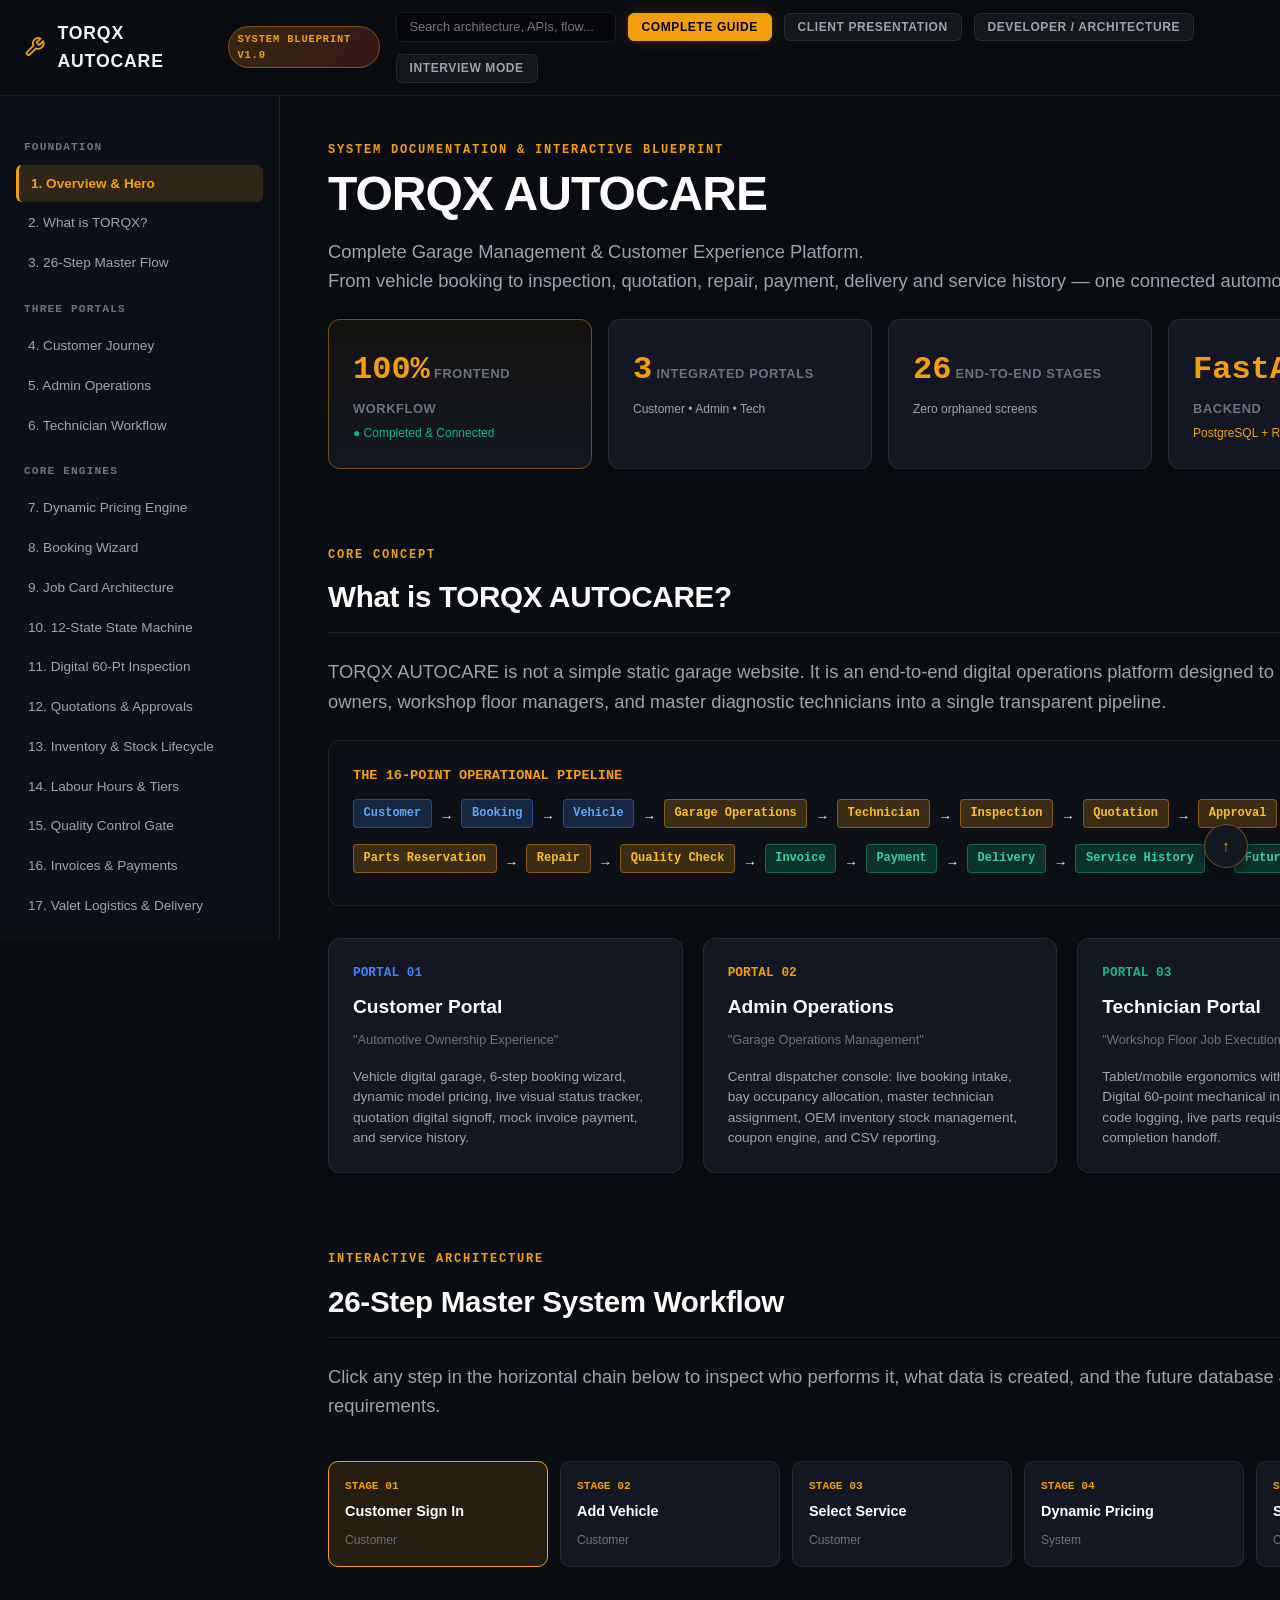
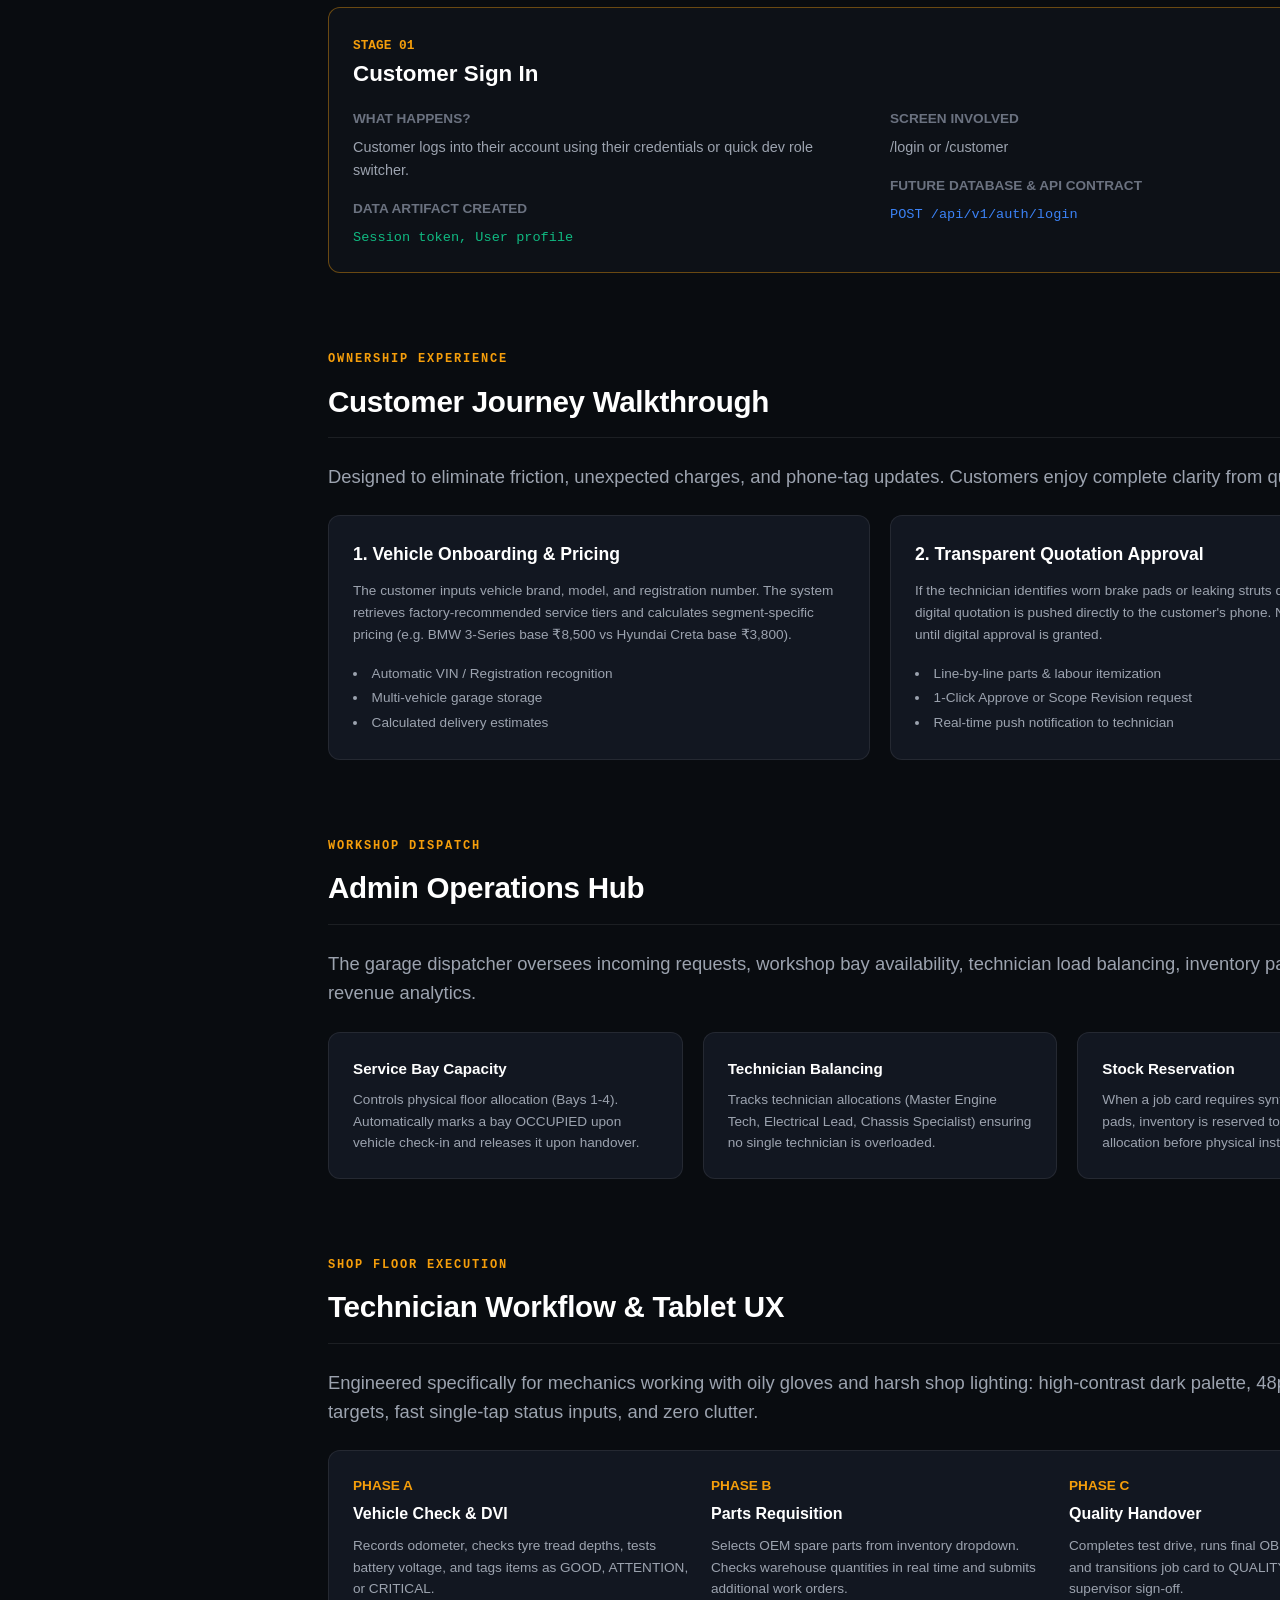
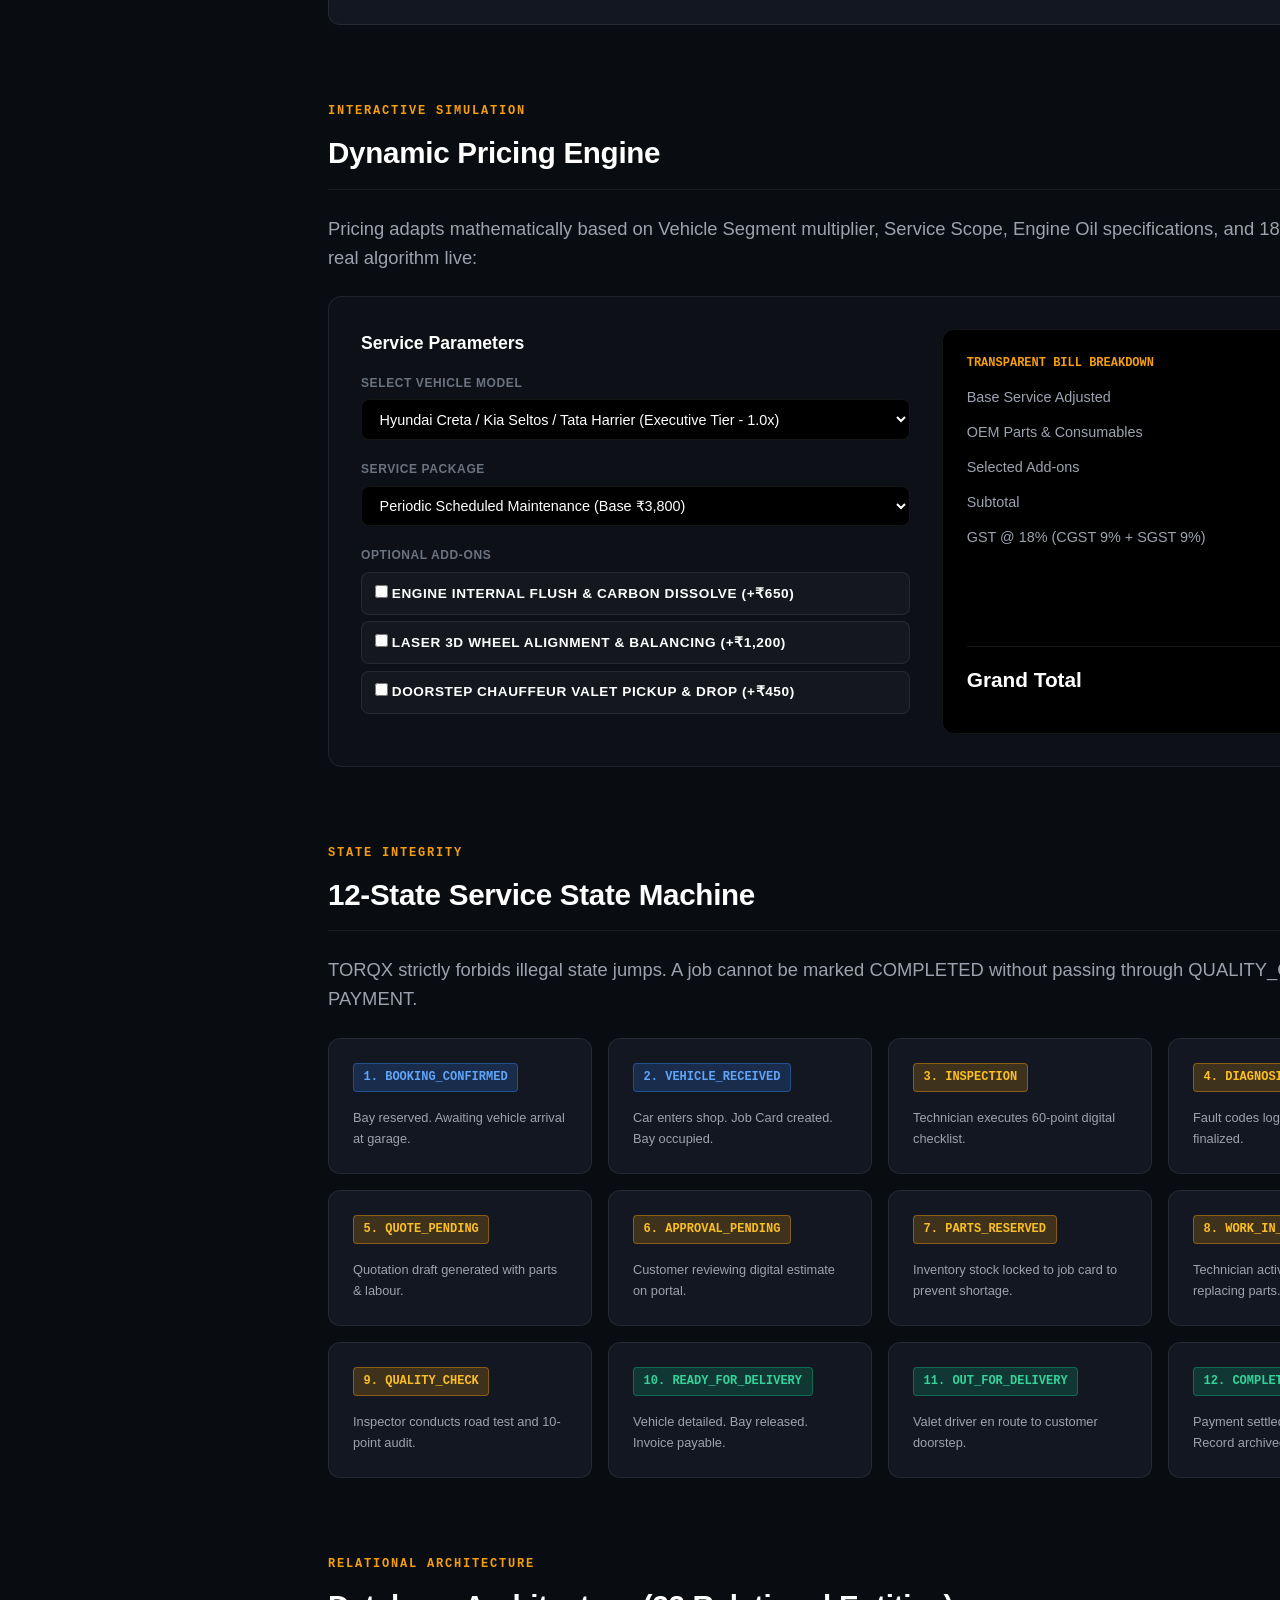
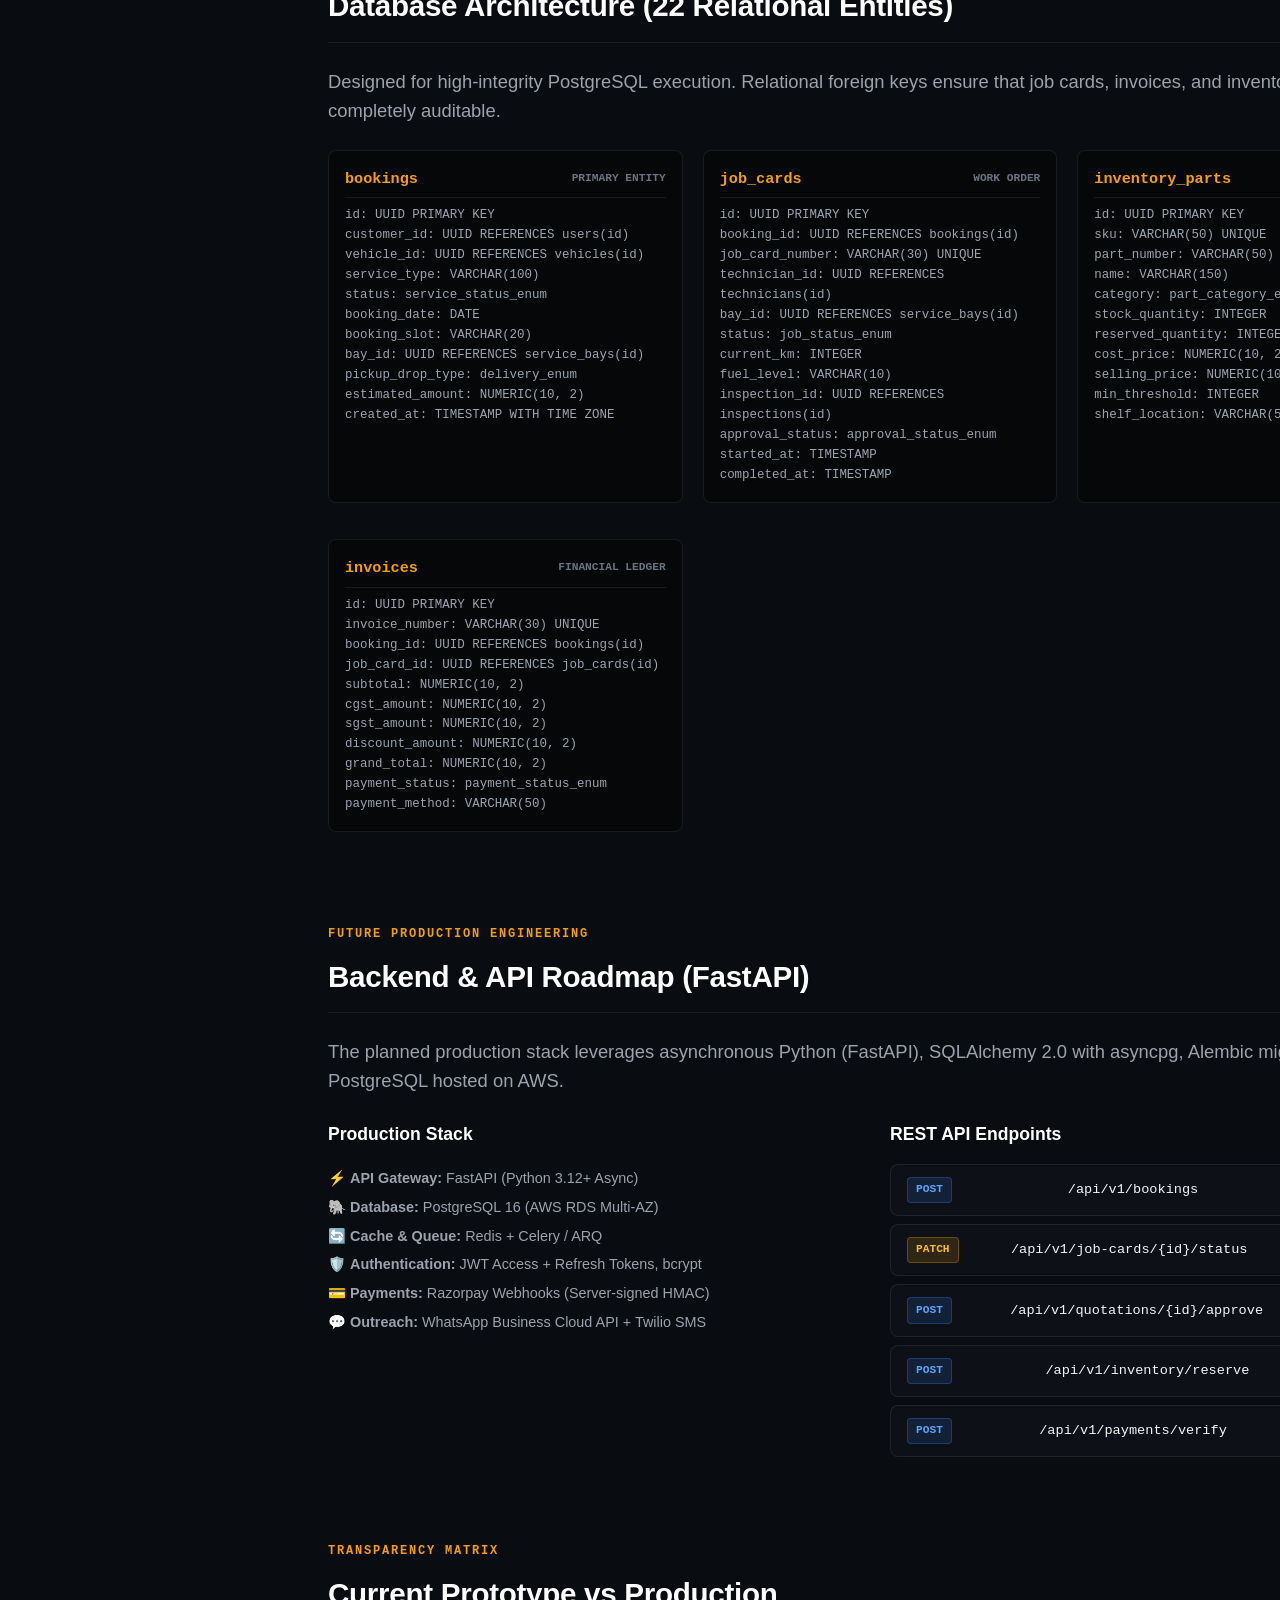
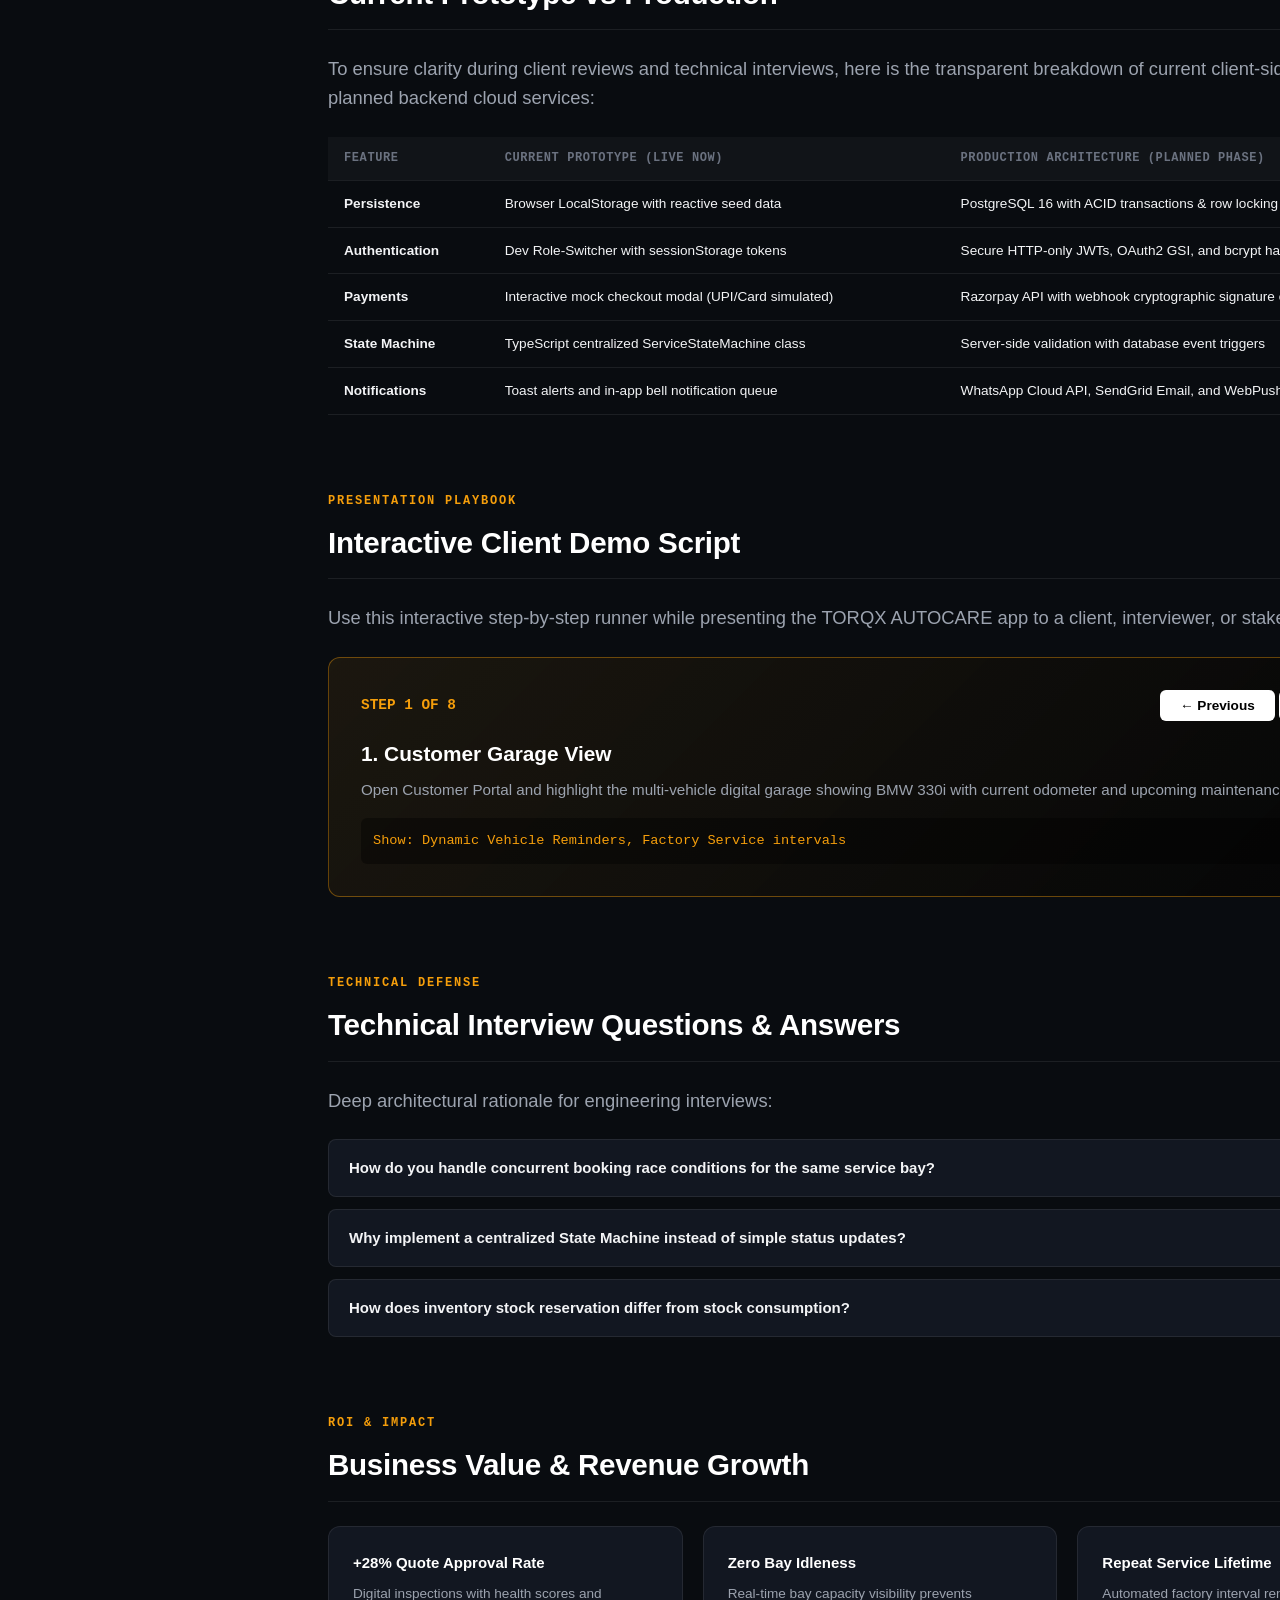
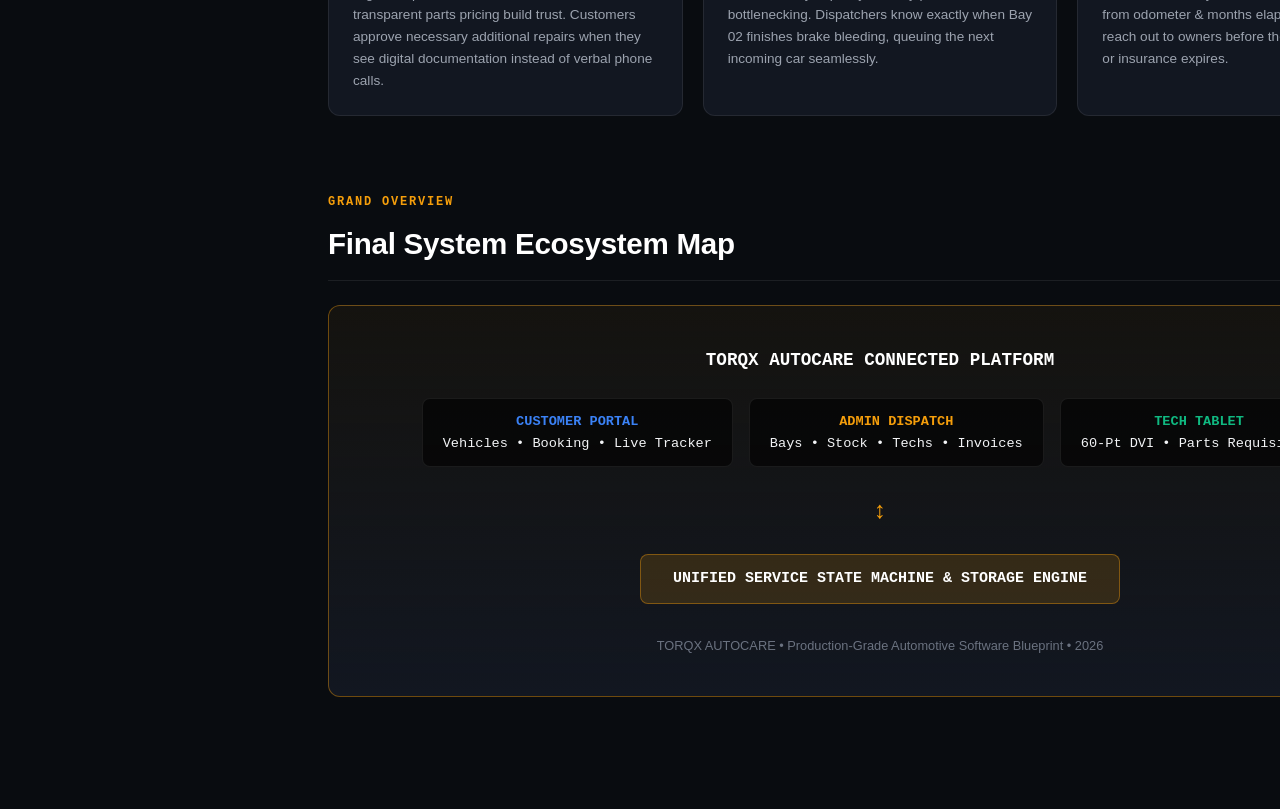
<file: TORQX_PROJECT_GUIDE.html>
<!DOCTYPE html>
<html lang="en">
<head>
  <meta charset="UTF-8" />
  <meta name="viewport" content="width=device-width, initial-scale=1.0" />
  <title>TORQX AUTOCARE — Master Project Blueprint & Architecture Guide</title>
  <style>
    :root {
      --bg-dark: #090c10;
      --bg-card: #121721;
      --bg-card-hover: #18202d;
      --bg-surface: #0d1117;
      --border: rgba(255, 255, 255, 0.08);
      --border-accent: rgba(245, 158, 11, 0.4);
      --text-main: #f3f4f6;
      --text-muted: #9ca3af;
      --text-dim: #6b7280;
      --amber: #f59e0b;
      --amber-glow: rgba(245, 158, 11, 0.2);
      --red: #ef4444;
      --emerald: #10b981;
      --blue: #3b82f6;
      --purple: #a855f7;
      --font-main: -apple-system, BlinkMacSystemFont, "Segoe UI", Roboto, Helvetica, Arial, sans-serif;
      --font-mono: "SFMono-Regular", Consolas, "Liberation Mono", Menlo, monospace;
    }

    * {
      box-sizing: border-box;
      margin: 0;
      padding: 0;
      scroll-behavior: smooth;
    }

    body {
      background-color: var(--bg-dark);
      color: var(--text-main);
      font-family: var(--font-main);
      line-height: 1.6;
      font-size: 15px;
      overflow-x: hidden;
    }

    /* Top Utility Header */
    header.top-header {
      position: sticky;
      top: 0;
      z-index: 100;
      background: rgba(9, 12, 16, 0.88);
      backdrop-filter: blur(16px);
      border-bottom: 1px solid var(--border);
      padding: 0.75rem 1.5rem;
      display: flex;
      align-items: center;
      justify-content: space-between;
      gap: 1rem;
    }

    .brand-logo {
      display: flex;
      align-items: center;
      gap: 0.75rem;
      font-weight: 800;
      letter-spacing: 0.05em;
      text-transform: uppercase;
      font-size: 1.1rem;
    }

    .brand-badge {
      font-size: 0.65rem;
      padding: 0.2rem 0.5rem;
      border-radius: 9999px;
      background: linear-gradient(135deg, rgba(245, 158, 11, 0.2), rgba(239, 68, 68, 0.2));
      border: 1px solid var(--border-accent);
      color: var(--amber);
      font-family: var(--font-mono);
      font-weight: 700;
    }

    .header-controls {
      display: flex;
      align-items: center;
      gap: 0.75rem;
      flex-wrap: wrap;
    }

    .mode-btn {
      padding: 0.4rem 0.8rem;
      border-radius: 6px;
      font-size: 0.75rem;
      font-weight: 700;
      cursor: pointer;
      text-transform: uppercase;
      letter-spacing: 0.05em;
      background: rgba(255, 255, 255, 0.05);
      border: 1px solid var(--border);
      color: var(--text-muted);
      transition: all 0.2s ease;
    }

    .mode-btn:hover {
      background: rgba(255, 255, 255, 0.1);
      color: #fff;
    }

    .mode-btn.active {
      background: var(--amber);
      color: #000;
      border-color: var(--amber);
      box-shadow: 0 0 14px var(--amber-glow);
    }

    .search-input {
      background: rgba(0, 0, 0, 0.4);
      border: 1px solid var(--border);
      color: #fff;
      padding: 0.4rem 0.8rem;
      border-radius: 6px;
      font-size: 0.8rem;
      outline: none;
      width: 220px;
      transition: all 0.2s;
    }

    .search-input:focus {
      border-color: var(--amber);
      box-shadow: 0 0 10px var(--amber-glow);
    }

    /* Layout wrapper */
    .app-container {
      display: flex;
      min-height: calc(100vh - 60px);
    }

    /* Sidebar Navigation */
    aside.sidebar {
      width: 280px;
      background: var(--bg-surface);
      border-right: 1px solid var(--border);
      padding: 1.5rem 1rem;
      position: sticky;
      top: 57px;
      height: calc(100vh - 57px);
      overflow-y: auto;
      flex-shrink: 0;
    }

    .nav-group-title {
      font-size: 0.7rem;
      text-transform: uppercase;
      letter-spacing: 0.1em;
      color: var(--text-dim);
      margin: 1.2rem 0 0.5rem 0.5rem;
      font-weight: 800;
      font-family: var(--font-mono);
    }

    .sidebar-link {
      display: block;
      padding: 0.5rem 0.75rem;
      border-radius: 6px;
      color: var(--text-muted);
      text-decoration: none;
      font-size: 0.85rem;
      transition: all 0.15s ease;
      margin-bottom: 2px;
      white-space: nowrap;
      overflow: hidden;
      text-overflow: ellipsis;
    }

    .sidebar-link:hover {
      background: rgba(255, 255, 255, 0.05);
      color: #fff;
      transform: translateX(3px);
    }

    .sidebar-link.active {
      background: rgba(245, 158, 11, 0.15);
      color: var(--amber);
      font-weight: 700;
      border-left: 3px solid var(--amber);
    }

    /* Main Content Area */
    main.content {
      flex: 1;
      padding: 2.5rem 3rem;
      max-width: 1200px;
    }

    @media (max-width: 1024px) {
      aside.sidebar {
        display: none;
      }
      main.content {
        padding: 1.5rem;
      }
    }

    /* Section Styling */
    section {
      margin-bottom: 4.5rem;
      scroll-margin-top: 80px;
    }

    .section-tag {
      font-size: 0.75rem;
      text-transform: uppercase;
      letter-spacing: 0.15em;
      color: var(--amber);
      font-family: var(--font-mono);
      font-weight: 800;
      display: inline-block;
      margin-bottom: 0.5rem;
    }

    h1.hero-title {
      font-size: 3rem;
      font-weight: 900;
      line-height: 1.1;
      letter-spacing: -0.02em;
      margin-bottom: 1rem;
      background: linear-gradient(135deg, #ffffff 40%, #9ca3af 100%);
      -webkit-background-clip: text;
      -webkit-text-fill-color: transparent;
    }

    h2.section-heading {
      font-size: 1.85rem;
      font-weight: 800;
      margin-bottom: 1.5rem;
      color: #fff;
      letter-spacing: -0.01em;
      display: flex;
      align-items: center;
      gap: 0.75rem;
      border-bottom: 1px solid var(--border);
      padding-bottom: 0.75rem;
    }

    p.lead-text {
      font-size: 1.15rem;
      color: var(--text-muted);
      line-height: 1.6;
      margin-bottom: 1.5rem;
    }

    /* Cards & Grids */
    .grid-2 {
      display: grid;
      grid-template-columns: repeat(auto-fit, minmax(320px, 1fr));
      gap: 1.25rem;
    }

    .grid-3 {
      display: grid;
      grid-template-columns: repeat(auto-fit, minmax(280px, 1fr));
      gap: 1.25rem;
    }

    .grid-4 {
      display: grid;
      grid-template-columns: repeat(auto-fit, minmax(220px, 1fr));
      gap: 1rem;
    }

    .card {
      background: var(--bg-card);
      border: 1px solid var(--border);
      border-radius: 12px;
      padding: 1.5rem;
      transition: all 0.25s ease;
      position: relative;
    }

    .card:hover {
      background: var(--bg-card-hover);
      border-color: rgba(255, 255, 255, 0.15);
      transform: translateY(-2px);
    }

    .card.accent {
      border-color: var(--border-accent);
      background: linear-gradient(180deg, rgba(245, 158, 11, 0.05), var(--bg-card));
    }

    .stat-number {
      font-family: var(--font-mono);
      font-size: 2rem;
      font-weight: 800;
      color: var(--amber);
      margin-bottom: 0.25rem;
    }

    .stat-label {
      font-size: 0.8rem;
      text-transform: uppercase;
      letter-spacing: 0.05em;
      color: var(--text-dim);
      font-weight: 700;
    }

    /* Flow Chart / Interactive Stage Pills */
    .flow-scroller {
      display: flex;
      gap: 0.75rem;
      overflow-x: auto;
      padding: 1rem 0;
      margin: 1.5rem 0;
    }

    .flow-step-card {
      flex: 0 0 220px;
      background: var(--bg-card);
      border: 1px solid var(--border);
      border-radius: 10px;
      padding: 1rem;
      cursor: pointer;
      transition: all 0.2s ease;
      position: relative;
    }

    .flow-step-card:hover {
      border-color: var(--amber);
      transform: translateY(-3px);
      box-shadow: 0 6px 16px rgba(0, 0, 0, 0.4);
    }

    .flow-step-card.active {
      border-color: var(--amber);
      background: rgba(245, 158, 11, 0.12);
    }

    .flow-step-num {
      font-family: var(--font-mono);
      font-size: 0.7rem;
      color: var(--amber);
      font-weight: 700;
      margin-bottom: 0.25rem;
    }

    .flow-step-title {
      font-size: 0.9rem;
      font-weight: 700;
      color: #fff;
    }

    .flow-step-actor {
      font-size: 0.75rem;
      color: var(--text-dim);
      margin-top: 0.5rem;
    }

    /* Interactive Details Box */
    .step-detail-box {
      background: var(--bg-surface);
      border: 1px solid var(--border-accent);
      border-radius: 12px;
      padding: 1.5rem;
      margin-top: 1rem;
      display: none;
      animation: fadeIn 0.3s ease;
    }

    @keyframes fadeIn {
      from { opacity: 0; transform: translateY(6px); }
      to { opacity: 1; transform: translateY(0); }
    }

    /* State Machine Grid */
    .state-grid {
      display: grid;
      grid-template-columns: repeat(auto-fill, minmax(250px, 1fr));
      gap: 1rem;
      margin-top: 1.5rem;
    }

    .state-badge {
      display: inline-block;
      padding: 0.25rem 0.6rem;
      border-radius: 4px;
      font-family: var(--font-mono);
      font-size: 0.75rem;
      font-weight: 700;
      margin-bottom: 0.5rem;
    }

    .state-badge.confirmed { background: rgba(59, 130, 246, 0.2); color: #60a5fa; border: 1px solid rgba(59, 130, 246, 0.4); }
    .state-badge.progress { background: rgba(245, 158, 11, 0.2); color: #fbbf24; border: 1px solid rgba(245, 158, 11, 0.4); }
    .state-badge.done { background: rgba(16, 185, 129, 0.2); color: #34d399; border: 1px solid rgba(16, 185, 129, 0.4); }
    .state-badge.cancelled { background: rgba(239, 68, 68, 0.2); color: #f87171; border: 1px solid rgba(239, 68, 68, 0.4); }

    /* Interactive Pricing Calculator */
    .calc-container {
      background: var(--bg-surface);
      border: 1px solid var(--border);
      border-radius: 14px;
      padding: 2rem;
      display: grid;
      grid-template-columns: 1.2fr 1fr;
      gap: 2rem;
    }

    @media (max-width: 850px) {
      .calc-container {
        grid-template-columns: 1fr;
      }
    }

    .form-group {
      margin-bottom: 1.25rem;
    }

    .form-group label {
      display: block;
      font-size: 0.75rem;
      text-transform: uppercase;
      letter-spacing: 0.05em;
      color: var(--text-dim);
      font-weight: 700;
      margin-bottom: 0.4rem;
    }

    .form-select, .form-input {
      width: 100%;
      background: #000;
      border: 1px solid var(--border);
      padding: 0.65rem 0.85rem;
      border-radius: 8px;
      color: #fff;
      font-size: 0.9rem;
      outline: none;
    }

    .form-select:focus, .form-input:focus {
      border-color: var(--amber);
    }

    .addon-item {
      display: flex;
      align-items: center;
      gap: 0.75rem;
      padding: 0.6rem 0.8rem;
      background: rgba(255, 255, 255, 0.03);
      border: 1px solid var(--border);
      border-radius: 8px;
      margin-bottom: 0.5rem;
      cursor: pointer;
    }

    .addon-item:hover {
      background: rgba(255, 255, 255, 0.06);
    }

    .calc-bill {
      background: #000;
      border: 1px solid var(--border);
      border-radius: 12px;
      padding: 1.5rem;
      display: flex;
      flex-direction: column;
      justify-content: space-between;
    }

    .bill-row {
      display: flex;
      justify-content: space-between;
      margin-bottom: 0.75rem;
      font-size: 0.9rem;
      color: var(--text-muted);
    }

    .bill-row.total {
      border-top: 1px solid var(--border);
      padding-top: 1rem;
      margin-top: 1rem;
      font-size: 1.3rem;
      font-weight: 800;
      color: #fff;
    }

    /* Database Architecture Table */
    .db-table-pill {
      background: rgba(0, 0, 0, 0.4);
      border: 1px solid var(--border);
      border-radius: 8px;
      padding: 1rem;
      margin-bottom: 1rem;
    }

    .db-table-name {
      font-family: var(--font-mono);
      font-size: 0.95rem;
      font-weight: 700;
      color: var(--amber);
      display: flex;
      justify-content: space-between;
      align-items: center;
      margin-bottom: 0.5rem;
      border-bottom: 1px solid var(--border);
      padding-bottom: 0.4rem;
    }

    .db-fields {
      font-family: var(--font-mono);
      font-size: 0.78rem;
      color: var(--text-muted);
      line-height: 1.6;
    }

    /* API Endpoint Cards */
    .api-badge {
      font-family: var(--font-mono);
      font-size: 0.7rem;
      font-weight: 700;
      padding: 0.2rem 0.5rem;
      border-radius: 4px;
      text-transform: uppercase;
    }
    .api-get { background: rgba(16, 185, 129, 0.15); color: #34d399; border: 1px solid rgba(16, 185, 129, 0.3); }
    .api-post { background: rgba(59, 130, 246, 0.15); color: #60a5fa; border: 1px solid rgba(59, 130, 246, 0.3); }
    .api-patch { background: rgba(245, 158, 11, 0.15); color: #fbbf24; border: 1px solid rgba(245, 158, 11, 0.3); }
    .api-delete { background: rgba(239, 68, 68, 0.15); color: #f87171; border: 1px solid rgba(239, 68, 68, 0.3); }

    .api-item {
      display: flex;
      align-items: center;
      justify-content: space-between;
      padding: 0.75rem 1rem;
      background: var(--bg-surface);
      border: 1px solid var(--border);
      border-radius: 8px;
      margin-bottom: 0.5rem;
      font-family: var(--font-mono);
      font-size: 0.85rem;
    }

    /* Demo Script Runner */
    .demo-step-box {
      background: linear-gradient(135deg, rgba(245, 158, 11, 0.08), rgba(0, 0, 0, 0.6));
      border: 1px solid var(--border-accent);
      border-radius: 12px;
      padding: 2rem;
      margin: 1.5rem 0;
    }

    .demo-step-header {
      display: flex;
      justify-content: space-between;
      align-items: center;
      margin-bottom: 1rem;
    }

    .demo-step-counter {
      font-family: var(--font-mono);
      font-size: 0.9rem;
      color: var(--amber);
      font-weight: 800;
      text-transform: uppercase;
    }

    .demo-nav-btn {
      padding: 0.5rem 1.25rem;
      border-radius: 6px;
      font-size: 0.85rem;
      font-weight: 700;
      cursor: pointer;
      background: #fff;
      color: #000;
      border: none;
      transition: all 0.2s;
    }

    .demo-nav-btn:hover {
      background: var(--amber);
    }

    /* Q&A Accordion */
    .qa-item {
      background: var(--bg-card);
      border: 1px solid var(--border);
      border-radius: 8px;
      margin-bottom: 0.75rem;
      overflow: hidden;
    }

    .qa-question {
      padding: 1rem 1.25rem;
      font-weight: 700;
      cursor: pointer;
      display: flex;
      justify-content: space-between;
      align-items: center;
      user-select: none;
    }

    .qa-question:hover {
      background: rgba(255, 255, 255, 0.03);
    }

    .qa-answer {
      padding: 0 1.25rem 1.25rem 1.25rem;
      color: var(--text-muted);
      display: none;
      border-top: 1px solid var(--border);
      padding-top: 1rem;
    }

    /* Table styles */
    table.data-table {
      width: 100%;
      border-collapse: collapse;
      font-size: 0.85rem;
      margin: 1rem 0;
    }

    table.data-table th, table.data-table td {
      padding: 0.75rem 1rem;
      text-align: left;
      border-bottom: 1px solid var(--border);
    }

    table.data-table th {
      background: rgba(255, 255, 255, 0.03);
      font-family: var(--font-mono);
      font-size: 0.75rem;
      text-transform: uppercase;
      letter-spacing: 0.05em;
      color: var(--text-dim);
    }

    /* Progress bar */
    .progress-bar-bg {
      height: 8px;
      background: rgba(255, 255, 255, 0.06);
      border-radius: 999px;
      overflow: hidden;
      margin: 0.5rem 0 1.25rem 0;
    }

    .progress-bar-fill {
      height: 100%;
      border-radius: 999px;
      background: linear-gradient(90deg, var(--amber), #ef4444);
    }

    /* Floating Back to Top */
    .back-top {
      position: fixed;
      bottom: 2rem;
      right: 2rem;
      width: 44px;
      height: 44px;
      border-radius: 50%;
      background: var(--bg-card);
      border: 1px solid var(--border-accent);
      color: var(--amber);
      display: flex;
      align-items: center;
      justify-content: center;
      cursor: pointer;
      text-decoration: none;
      box-shadow: 0 4px 12px rgba(0, 0, 0, 0.5);
      transition: all 0.2s;
      z-index: 90;
    }

    .back-top:hover {
      background: var(--amber);
      color: #000;
      transform: scale(1.1);
    }

    /* Mode filters */
    body.mode-client .dev-only {
      display: none !important;
    }
    body.mode-dev .client-only {
      display: none !important;
    }
  </style>
</head>
<body>

  <!-- Top Header Navigation -->
  <header class="top-header">
    <div class="brand-logo">
      <svg width="24" height="24" viewBox="0 0 24 24" fill="none" stroke="currentColor" stroke-width="2" stroke-linecap="round" stroke-linejoin="round" style="color:var(--amber);">
        <path d="M14.7 6.3a1 1 0 0 0 0 1.4l1.6 1.6a1 1 0 0 0 1.4 0l3.77-3.77a6 6 0 0 1-7.94 7.94l-6.91 6.91a2.12 2.12 0 0 1-3-3l6.91-6.91a6 6 0 0 1 7.94-7.94l-3.76 3.76z"></path>
      </svg>
      <span>TORQX AUTOCARE</span>
      <span class="brand-badge">SYSTEM BLUEPRINT v1.0</span>
    </div>

    <div class="header-controls">
      <input type="text" id="globalSearch" class="search-input" placeholder="Search architecture, APIs, flow..." />
      <button class="mode-btn active" id="btnModeAll" onclick="setMode('all')">Complete Guide</button>
      <button class="mode-btn" id="btnModeClient" onclick="setMode('client')">Client Presentation</button>
      <button class="mode-btn" id="btnModeDev" onclick="setMode('dev')">Developer / Architecture</button>
      <button class="mode-btn" id="btnModeInterview" onclick="setMode('interview')">Interview Mode</button>
    </div>
  </header>

  <div class="app-container">

    <!-- Sticky Sidebar Navigation -->
    <aside class="sidebar">
      <div class="nav-group-title">FOUNDATION</div>
      <a href="#hero" class="sidebar-link active">1. Overview & Hero</a>
      <a href="#what-is-torqx" class="sidebar-link">2. What is TORQX?</a>
      <a href="#system-flow" class="sidebar-link">3. 26-Step Master Flow</a>
      
      <div class="nav-group-title">THREE PORTALS</div>
      <a href="#customer-journey" class="sidebar-link">4. Customer Journey</a>
      <a href="#admin-operations" class="sidebar-link">5. Admin Operations</a>
      <a href="#technician-workflow" class="sidebar-link">6. Technician Workflow</a>
      
      <div class="nav-group-title">CORE ENGINES</div>
      <a href="#pricing-engine" class="sidebar-link">7. Dynamic Pricing Engine</a>
      <a href="#booking-wizard" class="sidebar-link">8. Booking Wizard</a>
      <a href="#job-card-system" class="sidebar-link">9. Job Card Architecture</a>
      <a href="#state-machine" class="sidebar-link">10. 12-State State Machine</a>
      <a href="#digital-inspection" class="sidebar-link">11. Digital 60-Pt Inspection</a>
      <a href="#quotation-approval" class="sidebar-link">12. Quotations & Approvals</a>
      <a href="#inventory-parts" class="sidebar-link">13. Inventory & Stock Lifecycle</a>
      <a href="#labour-management" class="sidebar-link">14. Labour Hours & Tiers</a>
      <a href="#quality-check" class="sidebar-link">15. Quality Control Gate</a>
      <a href="#invoices-payment" class="sidebar-link">16. Invoices & Payments</a>
      <a href="#delivery-handover" class="sidebar-link">17. Valet Logistics & Delivery</a>
      <a href="#service-history" class="sidebar-link">18. Archival Service History</a>

      <div class="nav-group-title dev-only">ENGINEERING & SPEC</div>
      <a href="#rbac-matrix" class="sidebar-link dev-only">19. RBAC Permission Matrix</a>
      <a href="#database-schema" class="sidebar-link dev-only">20. Database Schema (22 Tables)</a>
      <a href="#backend-architecture" class="sidebar-link dev-only">21. Backend Architecture (FastAPI)</a>
      <a href="#api-roadmap" class="sidebar-link dev-only">22. REST API Roadmap</a>
      <a href="#folder-structure" class="sidebar-link dev-only">23. Codebase Structure</a>
      <a href="#mock-vs-real" class="sidebar-link dev-only">24. Mock vs Real Breakdown</a>

      <div class="nav-group-title">WALKTHROUGH & INTERVIEW</div>
      <a href="#demo-mode" class="sidebar-link">25. Interactive Demo Script</a>
      <a href="#interview-qa" class="sidebar-link">26. Interview Deep Dive</a>
      <a href="#business-value" class="sidebar-link">27. Business Value & ROI</a>
      <a href="#future-roadmap" class="sidebar-link">28. Future Roadmap & AI</a>
      <a href="#system-map" class="sidebar-link">29. Giant Architecture Map</a>
    </aside>

    <!-- Main Content Container -->
    <main class="content">

      <!-- SECTION 1: HERO -->
      <section id="hero">
        <span class="section-tag">System Documentation & Interactive Blueprint</span>
        <h1 class="hero-title">TORQX AUTOCARE</h1>
        <p class="lead-text">
          Complete Garage Management & Customer Experience Platform.<br />
          From vehicle booking to inspection, quotation, repair, payment, delivery and service history — one connected automotive ecosystem.
        </p>

        <!-- Project Status Badges -->
        <div class="grid-4" style="margin-bottom: 2rem;">
          <div class="card accent">
            <span class="stat-number">100%</span>
            <span class="stat-label">Frontend Workflow</span>
            <div style="font-size:0.75rem; color:var(--emerald); margin-top:0.3rem;">● Completed & Connected</div>
          </div>
          <div class="card">
            <span class="stat-number">3</span>
            <span class="stat-label">Integrated Portals</span>
            <div style="font-size:0.75rem; color:var(--text-muted); margin-top:0.3rem;">Customer • Admin • Tech</div>
          </div>
          <div class="card">
            <span class="stat-number">26</span>
            <span class="stat-label">End-to-End Stages</span>
            <div style="font-size:0.75rem; color:var(--text-muted); margin-top:0.3rem;">Zero orphaned screens</div>
          </div>
          <div class="card">
            <span class="stat-number">FastAPI</span>
            <span class="stat-label">Planned Backend</span>
            <div style="font-size:0.75rem; color:var(--amber); margin-top:0.3rem;">PostgreSQL + Redis</div>
          </div>
        </div>
      </section>

      <!-- SECTION 2: WHAT IS TORQX? -->
      <section id="what-is-torqx">
        <span class="section-tag">Core Concept</span>
        <h2 class="section-heading">What is TORQX AUTOCARE?</h2>
        <p class="lead-text">
          TORQX AUTOCARE is not a simple static garage website. It is an end-to-end digital operations platform designed to bridge vehicle owners, workshop floor managers, and master diagnostic technicians into a single transparent pipeline.
        </p>

        <div style="background:var(--bg-surface); border:1px solid var(--border); border-radius:12px; padding:1.5rem; margin-bottom:2rem;">
          <div style="font-family:var(--font-mono); font-size:0.85rem; color:var(--amber); margin-bottom:0.75rem; font-weight:700;">THE 16-POINT OPERATIONAL PIPELINE</div>
          <div style="display:flex; flex-wrap:wrap; gap:0.5rem; align-items:center; font-size:0.85rem;">
            <span class="state-badge confirmed">Customer</span> →
            <span class="state-badge confirmed">Booking</span> →
            <span class="state-badge confirmed">Vehicle</span> →
            <span class="state-badge progress">Garage Operations</span> →
            <span class="state-badge progress">Technician</span> →
            <span class="state-badge progress">Inspection</span> →
            <span class="state-badge progress">Quotation</span> →
            <span class="state-badge progress">Approval</span> →
            <span class="state-badge progress">Parts Reservation</span> →
            <span class="state-badge progress">Repair</span> →
            <span class="state-badge progress">Quality Check</span> →
            <span class="state-badge done">Invoice</span> →
            <span class="state-badge done">Payment</span> →
            <span class="state-badge done">Delivery</span> →
            <span class="state-badge done">Service History</span> →
            <span class="state-badge done">Future Reminders</span>
          </div>
        </div>

        <div class="grid-3">
          <div class="card">
            <div style="font-family:var(--font-mono); color:var(--blue); font-weight:800; font-size:0.8rem; margin-bottom:0.5rem;">PORTAL 01</div>
            <h3 style="font-size:1.2rem; margin-bottom:0.5rem; color:#fff;">Customer Portal</h3>
            <div style="font-size:0.8rem; color:var(--text-dim); margin-bottom:1rem;">"Automotive Ownership Experience"</div>
            <p style="font-size:0.85rem; color:var(--text-muted); line-height:1.5;">
              Vehicle digital garage, 6-step booking wizard, dynamic model pricing, live visual status tracker, quotation digital signoff, mock invoice payment, and service history.
            </p>
          </div>

          <div class="card">
            <div style="font-family:var(--font-mono); color:var(--amber); font-weight:800; font-size:0.8rem; margin-bottom:0.5rem;">PORTAL 02</div>
            <h3 style="font-size:1.2rem; margin-bottom:0.5rem; color:#fff;">Admin Operations</h3>
            <div style="font-size:0.8rem; color:var(--text-dim); margin-bottom:1rem;">"Garage Operations Management"</div>
            <p style="font-size:0.85rem; color:var(--text-muted); line-height:1.5;">
              Central dispatcher console: live booking intake, bay occupancy allocation, master technician assignment, OEM inventory stock management, coupon engine, and CSV reporting.
            </p>
          </div>

          <div class="card">
            <div style="font-family:var(--font-mono); color:var(--emerald); font-weight:800; font-size:0.8rem; margin-bottom:0.5rem;">PORTAL 03</div>
            <h3 style="font-size:1.2rem; margin-bottom:0.5rem; color:#fff;">Technician Portal</h3>
            <div style="font-size:0.8rem; color:var(--text-dim); margin-bottom:1rem;">"Workshop Floor Job Execution"</div>
            <p style="font-size:0.85rem; color:var(--text-muted); line-height:1.5;">
              Tablet/mobile ergonomics with high contrast. Digital 60-point mechanical inspection entry, fault code logging, live parts requisition, and repair completion handoff.
            </p>
          </div>
        </div>
      </section>

      <!-- SECTION 3: 26-STEP MASTER FLOW -->
      <section id="system-flow">
        <span class="section-tag">Interactive Architecture</span>
        <h2 class="section-heading">26-Step Master System Workflow</h2>
        <p class="lead-text">
          Click any step in the horizontal chain below to inspect who performs it, what data is created, and the future database & API requirements.
        </p>

        <div class="flow-scroller" id="workflowScroller">
          <!-- Populated by JavaScript -->
        </div>

        <div class="step-detail-box" id="stepDetailBox">
          <div style="display:flex; justify-content:space-between; align-items:flex-start; margin-bottom:1rem;">
            <div>
              <span id="detailStepNum" style="font-family:var(--font-mono); color:var(--amber); font-weight:800; font-size:0.8rem;">STEP 01</span>
              <h3 id="detailStepTitle" style="color:#fff; font-size:1.4rem;">Customer Registration</h3>
            </div>
            <span id="detailStepActor" style="padding:0.3rem 0.6rem; border-radius:4px; font-size:0.75rem; background:rgba(255,255,255,0.1); font-weight:700;">Customer</span>
          </div>

          <div class="grid-2">
            <div>
              <h4 style="font-size:0.85rem; text-transform:uppercase; color:var(--text-dim); margin-bottom:0.4rem;">What Happens?</h4>
              <p id="detailStepDesc" style="color:var(--text-muted); font-size:0.9rem;"></p>

              <h4 style="font-size:0.85rem; text-transform:uppercase; color:var(--text-dim); margin:1rem 0 0.4rem 0;">Data Artifact Created</h4>
              <p id="detailStepData" style="font-family:var(--font-mono); color:var(--emerald); font-size:0.85rem;"></p>
            </div>

            <div>
              <h4 style="font-size:0.85rem; text-transform:uppercase; color:var(--text-dim); margin-bottom:0.4rem;">Screen Involved</h4>
              <p id="detailStepScreen" style="color:var(--text-muted); font-size:0.9rem;"></p>

              <h4 style="font-size:0.85rem; text-transform:uppercase; color:var(--text-dim); margin:1rem 0 0.4rem 0;">Future Database & API Contract</h4>
              <p id="detailStepApi" style="font-family:var(--font-mono); color:var(--blue); font-size:0.85rem;"></p>
            </div>
          </div>
        </div>
      </section>

      <!-- SECTION 4: CUSTOMER JOURNEY -->
      <section id="customer-journey">
        <span class="section-tag">Ownership Experience</span>
        <h2 class="section-heading">Customer Journey Walkthrough</h2>
        <p class="lead-text">
          Designed to eliminate friction, unexpected charges, and phone-tag updates. Customers enjoy complete clarity from quote to collection.
        </p>

        <div class="grid-2">
          <div class="card">
            <h3 style="color:#fff; font-size:1.1rem; margin-bottom:0.75rem;">1. Vehicle Onboarding & Pricing</h3>
            <p style="color:var(--text-muted); font-size:0.85rem; margin-bottom:1rem;">
              The customer inputs vehicle brand, model, and registration number. The system retrieves factory-recommended service tiers and calculates segment-specific pricing (e.g. BMW 3-Series base ₹8,500 vs Hyundai Creta base ₹3,800).
            </p>
            <ul style="font-size:0.85rem; color:var(--text-muted); list-style-position:inside; line-height:1.8;">
              <li>Automatic VIN / Registration recognition</li>
              <li>Multi-vehicle garage storage</li>
              <li>Calculated delivery estimates</li>
            </ul>
          </div>

          <div class="card">
            <h3 style="color:#fff; font-size:1.1rem; margin-bottom:0.75rem;">2. Transparent Quotation Approval</h3>
            <p style="color:var(--text-muted); font-size:0.85rem; margin-bottom:1rem;">
              If the technician identifies worn brake pads or leaking struts during inspection, a digital quotation is pushed directly to the customer's phone. No repair is started until digital approval is granted.
            </p>
            <ul style="font-size:0.85rem; color:var(--text-muted); list-style-position:inside; line-height:1.8;">
              <li>Line-by-line parts & labour itemization</li>
              <li>1-Click Approve or Scope Revision request</li>
              <li>Real-time push notification to technician</li>
            </ul>
          </div>
        </div>
      </section>

      <!-- SECTION 5: ADMIN OPERATIONS -->
      <section id="admin-operations">
        <span class="section-tag">Workshop Dispatch</span>
        <h2 class="section-heading">Admin Operations Hub</h2>
        <p class="lead-text">
          The garage dispatcher oversees incoming requests, workshop bay availability, technician load balancing, inventory parts issuance, and revenue analytics.
        </p>

        <div class="grid-3" style="margin-bottom:1.5rem;">
          <div class="card">
            <h4 style="color:#fff; font-size:0.95rem; margin-bottom:0.5rem;">Service Bay Capacity</h4>
            <p style="font-size:0.85rem; color:var(--text-muted);">
              Controls physical floor allocation (Bays 1-4). Automatically marks a bay OCCUPIED upon vehicle check-in and releases it upon handover.
            </p>
          </div>
          <div class="card">
            <h4 style="color:#fff; font-size:0.95rem; margin-bottom:0.5rem;">Technician Balancing</h4>
            <p style="font-size:0.85rem; color:var(--text-muted);">
              Tracks technician allocations (Master Engine Tech, Electrical Lead, Chassis Specialist) ensuring no single technician is overloaded.
            </p>
          </div>
          <div class="card">
            <h4 style="color:#fff; font-size:0.95rem; margin-bottom:0.5rem;">Stock Reservation</h4>
            <p style="font-size:0.85rem; color:var(--text-muted);">
              When a job card requires synthetic oil or brake pads, inventory is reserved to prevent double-allocation before physical installation.
            </p>
          </div>
        </div>
      </section>

      <!-- SECTION 6: TECHNICIAN WORKFLOW -->
      <section id="technician-workflow">
        <span class="section-tag">Shop Floor Execution</span>
        <h2 class="section-heading">Technician Workflow & Tablet UX</h2>
        <p class="lead-text">
          Engineered specifically for mechanics working with oily gloves and harsh shop lighting: high-contrast dark palette, 48px minimum touch targets, fast single-tap status inputs, and zero clutter.
        </p>

        <div class="card">
          <div class="grid-3">
            <div>
              <div style="color:var(--amber); font-weight:700; font-size:0.85rem; margin-bottom:0.25rem;">PHASE A</div>
              <strong style="color:#fff; font-size:1rem; display:block; margin-bottom:0.5rem;">Vehicle Check & DVI</strong>
              <p style="color:var(--text-muted); font-size:0.85rem;">
                Records odometer, checks tyre tread depths, tests battery voltage, and tags items as GOOD, ATTENTION, or CRITICAL.
              </p>
            </div>
            <div>
              <div style="color:var(--amber); font-weight:700; font-size:0.85rem; margin-bottom:0.25rem;">PHASE B</div>
              <strong style="color:#fff; font-size:1rem; display:block; margin-bottom:0.5rem;">Parts Requisition</strong>
              <p style="color:var(--text-muted); font-size:0.85rem;">
                Selects OEM spare parts from inventory dropdown. Checks warehouse quantities in real time and submits additional work orders.
              </p>
            </div>
            <div>
              <div style="color:var(--amber); font-weight:700; font-size:0.85rem; margin-bottom:0.25rem;">PHASE C</div>
              <strong style="color:#fff; font-size:1rem; display:block; margin-bottom:0.5rem;">Quality Handover</strong>
              <p style="color:var(--text-muted); font-size:0.85rem;">
                Completes test drive, runs final OBD-II clearing scan, and transitions job card to QUALITY_CHECK for supervisor sign-off.
              </p>
            </div>
          </div>
        </div>
      </section>

      <!-- SECTION 7: DYNAMIC PRICING ENGINE -->
      <section id="pricing-engine">
        <span class="section-tag">Interactive Simulation</span>
        <h2 class="section-heading">Dynamic Pricing Engine</h2>
        <p class="lead-text">
          Pricing adapts mathematically based on Vehicle Segment multiplier, Service Scope, Engine Oil specifications, and 18% GST. Test the real algorithm live:
        </p>

        <div class="calc-container">
          <div>
            <h3 style="color:#fff; font-size:1.1rem; margin-bottom:1rem;">Service Parameters</h3>
            <div class="form-group">
              <label>Select Vehicle Model</label>
              <select id="calcVehicle" class="form-select" onchange="recalculatePrice()">
                <option value="luxury">BMW 3 Series / Audi A4 / Mercedes C-Class (Luxury Tier - 1.8x)</option>
                <option value="premium">Skoda Octavia / VW Tiguan / Jeep Compass (Premium Tier - 1.4x)</option>
                <option value="standard" selected>Hyundai Creta / Kia Seltos / Tata Harrier (Executive Tier - 1.0x)</option>
                <option value="economy">Maruti Swift / Hyundai i20 (Compact Tier - 0.85x)</option>
              </select>
            </div>

            <div class="form-group">
              <label>Service Package</label>
              <select id="calcService" class="form-select" onchange="recalculatePrice()">
                <option value="3800">Periodic Scheduled Maintenance (Base ₹3,800)</option>
                <option value="7200">Major Comprehensive Service (Base ₹7,200)</option>
                <option value="2400">Braking Overhaul & Fluid Bleed (Base ₹2,400)</option>
                <option value="1900">AC Climate Antibacterial Service (Base ₹1,900)</option>
              </select>
            </div>

            <div class="form-group">
              <label>Optional Add-ons</label>
              <label class="addon-item">
                <input type="checkbox" id="addonOilFlush" onchange="recalculatePrice()" />
                <span style="font-size:0.85rem; color:#fff;">Engine Internal Flush & Carbon Dissolve (+₹650)</span>
              </label>
              <label class="addon-item">
                <input type="checkbox" id="addonWheelAlignment" onchange="recalculatePrice()" />
                <span style="font-size:0.85rem; color:#fff;">Laser 3D Wheel Alignment & Balancing (+₹1,200)</span>
              </label>
              <label class="addon-item">
                <input type="checkbox" id="addonValet" onchange="recalculatePrice()" />
                <span style="font-size:0.85rem; color:#fff;">Doorstep Chauffeur Valet Pickup & Drop (+₹450)</span>
              </label>
            </div>
          </div>

          <div class="calc-bill">
            <div>
              <div style="font-family:var(--font-mono); font-size:0.75rem; color:var(--amber); margin-bottom:0.75rem; font-weight:700;">TRANSPARENT BILL BREAKDOWN</div>
              <div class="bill-row">
                <span>Base Service Adjusted</span>
                <span id="billBase" class="bill-val font-mono">₹3,800</span>
              </div>
              <div class="bill-row">
                <span>OEM Parts & Consumables</span>
                <span id="billParts" class="bill-val font-mono">₹1,850</span>
              </div>
              <div class="bill-row">
                <span>Selected Add-ons</span>
                <span id="billAddons" class="bill-val font-mono">₹0</span>
              </div>
              <div class="bill-row">
                <span>Subtotal</span>
                <span id="billSubtotal" class="bill-val font-mono">₹5,650</span>
              </div>
              <div class="bill-row">
                <span>GST @ 18% (CGST 9% + SGST 9%)</span>
                <span id="billGst" class="bill-val font-mono">₹1,017</span>
              </div>
            </div>

            <div class="bill-row total">
              <span>Grand Total</span>
              <span id="billTotal" style="color:var(--amber);" class="font-mono">₹6,667</span>
            </div>
          </div>
        </div>
      </section>

      <!-- SECTION 8: 12-STATE STATE MACHINE -->
      <section id="state-machine">
        <span class="section-tag">State Integrity</span>
        <h2 class="section-heading">12-State Service State Machine</h2>
        <p class="lead-text">
          TORQX strictly forbids illegal state jumps. A job cannot be marked COMPLETED without passing through QUALITY_CHECK and PAYMENT.
        </p>

        <div class="state-grid">
          <div class="card">
            <span class="state-badge confirmed">1. BOOKING_CONFIRMED</span>
            <div style="font-size:0.8rem; color:var(--text-muted); margin-top:0.5rem;">Bay reserved. Awaiting vehicle arrival at garage.</div>
          </div>
          <div class="card">
            <span class="state-badge confirmed">2. VEHICLE_RECEIVED</span>
            <div style="font-size:0.8rem; color:var(--text-muted); margin-top:0.5rem;">Car enters shop. Job Card created. Bay occupied.</div>
          </div>
          <div class="card">
            <span class="state-badge progress">3. INSPECTION</span>
            <div style="font-size:0.8rem; color:var(--text-muted); margin-top:0.5rem;">Technician executes 60-point digital checklist.</div>
          </div>
          <div class="card">
            <span class="state-badge progress">4. DIAGNOSIS</span>
            <div style="font-size:0.8rem; color:var(--text-muted); margin-top:0.5rem;">Fault codes logged. Scope of work finalized.</div>
          </div>
          <div class="card">
            <span class="state-badge progress">5. QUOTE_PENDING</span>
            <div style="font-size:0.8rem; color:var(--text-muted); margin-top:0.5rem;">Quotation draft generated with parts & labour.</div>
          </div>
          <div class="card">
            <span class="state-badge progress">6. APPROVAL_PENDING</span>
            <div style="font-size:0.8rem; color:var(--text-muted); margin-top:0.5rem;">Customer reviewing digital estimate on portal.</div>
          </div>
          <div class="card">
            <span class="state-badge progress">7. PARTS_RESERVED</span>
            <div style="font-size:0.8rem; color:var(--text-muted); margin-top:0.5rem;">Inventory stock locked to job card to prevent shortage.</div>
          </div>
          <div class="card">
            <span class="state-badge progress">8. WORK_IN_PROGRESS</span>
            <div style="font-size:0.8rem; color:var(--text-muted); margin-top:0.5rem;">Technician actively servicing and replacing parts.</div>
          </div>
          <div class="card">
            <span class="state-badge progress">9. QUALITY_CHECK</span>
            <div style="font-size:0.8rem; color:var(--text-muted); margin-top:0.5rem;">Inspector conducts road test and 10-point audit.</div>
          </div>
          <div class="card">
            <span class="state-badge done">10. READY_FOR_DELIVERY</span>
            <div style="font-size:0.8rem; color:var(--text-muted); margin-top:0.5rem;">Vehicle detailed. Bay released. Invoice payable.</div>
          </div>
          <div class="card">
            <span class="state-badge done">11. OUT_FOR_DELIVERY</span>
            <div style="font-size:0.8rem; color:var(--text-muted); margin-top:0.5rem;">Valet driver en route to customer doorstep.</div>
          </div>
          <div class="card">
            <span class="state-badge done">12. COMPLETED</span>
            <div style="font-size:0.8rem; color:var(--text-muted); margin-top:0.5rem;">Payment settled. Warranty active. Record archived.</div>
          </div>
        </div>
      </section>

      <!-- SECTION 9: DATABASE SCHEMA -->
      <section id="database-schema" class="dev-only">
        <span class="section-tag">Relational Architecture</span>
        <h2 class="section-heading">Database Architecture (22 Relational Entities)</h2>
        <p class="lead-text">
          Designed for high-integrity PostgreSQL execution. Relational foreign keys ensure that job cards, invoices, and inventory logs are completely auditable.
        </p>

        <div class="grid-2">
          <div class="db-table-pill">
            <div class="db-table-name">
              <span>bookings</span>
              <span style="font-size:0.7rem; color:var(--text-dim);">PRIMARY ENTITY</span>
            </div>
            <div class="db-fields">
              id: UUID PRIMARY KEY<br />
              customer_id: UUID REFERENCES users(id)<br />
              vehicle_id: UUID REFERENCES vehicles(id)<br />
              service_type: VARCHAR(100)<br />
              status: service_status_enum<br />
              booking_date: DATE<br />
              booking_slot: VARCHAR(20)<br />
              bay_id: UUID REFERENCES service_bays(id)<br />
              pickup_drop_type: delivery_enum<br />
              estimated_amount: NUMERIC(10, 2)<br />
              created_at: TIMESTAMP WITH TIME ZONE
            </div>
          </div>

          <div class="db-table-pill">
            <div class="db-table-name">
              <span>job_cards</span>
              <span style="font-size:0.7rem; color:var(--text-dim);">WORK ORDER</span>
            </div>
            <div class="db-fields">
              id: UUID PRIMARY KEY<br />
              booking_id: UUID REFERENCES bookings(id)<br />
              job_card_number: VARCHAR(30) UNIQUE<br />
              technician_id: UUID REFERENCES technicians(id)<br />
              bay_id: UUID REFERENCES service_bays(id)<br />
              status: job_status_enum<br />
              current_km: INTEGER<br />
              fuel_level: VARCHAR(10)<br />
              inspection_id: UUID REFERENCES inspections(id)<br />
              approval_status: approval_status_enum<br />
              started_at: TIMESTAMP<br />
              completed_at: TIMESTAMP
            </div>
          </div>

          <div class="db-table-pill">
            <div class="db-table-name">
              <span>inventory_parts</span>
              <span style="font-size:0.7rem; color:var(--text-dim);">STOCK LEDGER</span>
            </div>
            <div class="db-fields">
              id: UUID PRIMARY KEY<br />
              sku: VARCHAR(50) UNIQUE<br />
              part_number: VARCHAR(50)<br />
              name: VARCHAR(150)<br />
              category: part_category_enum<br />
              stock_quantity: INTEGER<br />
              reserved_quantity: INTEGER<br />
              cost_price: NUMERIC(10, 2)<br />
              selling_price: NUMERIC(10, 2)<br />
              min_threshold: INTEGER<br />
              shelf_location: VARCHAR(50)
            </div>
          </div>

          <div class="db-table-pill">
            <div class="db-table-name">
              <span>invoices</span>
              <span style="font-size:0.7rem; color:var(--text-dim);">FINANCIAL LEDGER</span>
            </div>
            <div class="db-fields">
              id: UUID PRIMARY KEY<br />
              invoice_number: VARCHAR(30) UNIQUE<br />
              booking_id: UUID REFERENCES bookings(id)<br />
              job_card_id: UUID REFERENCES job_cards(id)<br />
              subtotal: NUMERIC(10, 2)<br />
              cgst_amount: NUMERIC(10, 2)<br />
              sgst_amount: NUMERIC(10, 2)<br />
              discount_amount: NUMERIC(10, 2)<br />
              grand_total: NUMERIC(10, 2)<br />
              payment_status: payment_status_enum<br />
              payment_method: VARCHAR(50)
            </div>
          </div>
        </div>
      </section>

      <!-- SECTION 10: BACKEND ARCHITECTURE & APIS -->
      <section id="backend-architecture" class="dev-only">
        <span class="section-tag">Future Production Engineering</span>
        <h2 class="section-heading">Backend & API Roadmap (FastAPI)</h2>
        <p class="lead-text">
          The planned production stack leverages asynchronous Python (FastAPI), SQLAlchemy 2.0 with asyncpg, Alembic migrations, and PostgreSQL hosted on AWS.
        </p>

        <div class="grid-2">
          <div>
            <h3 style="color:#fff; font-size:1.1rem; margin-bottom:1rem;">Production Stack</h3>
            <ul style="font-size:0.9rem; color:var(--text-muted); list-style:none; line-height:2;">
              <li>⚡ <strong>API Gateway:</strong> FastAPI (Python 3.12+ Async)</li>
              <li>🐘 <strong>Database:</strong> PostgreSQL 16 (AWS RDS Multi-AZ)</li>
              <li>🔄 <strong>Cache & Queue:</strong> Redis + Celery / ARQ</li>
              <li>🛡️ <strong>Authentication:</strong> JWT Access + Refresh Tokens, bcrypt</li>
              <li>💳 <strong>Payments:</strong> Razorpay Webhooks (Server-signed HMAC)</li>
              <li>💬 <strong>Outreach:</strong> WhatsApp Business Cloud API + Twilio SMS</li>
            </ul>
          </div>

          <div>
            <h3 style="color:#fff; font-size:1.1rem; margin-bottom:1rem;">REST API Endpoints</h3>
            <div class="api-item">
              <span class="api-badge api-post">POST</span>
              <span>/api/v1/bookings</span>
              <span style="color:var(--text-dim); font-size:0.75rem;">Create Booking</span>
            </div>
            <div class="api-item">
              <span class="api-badge api-patch">PATCH</span>
              <span>/api/v1/job-cards/{id}/status</span>
              <span style="color:var(--text-dim); font-size:0.75rem;">Transition State</span>
            </div>
            <div class="api-item">
              <span class="api-badge api-post">POST</span>
              <span>/api/v1/quotations/{id}/approve</span>
              <span style="color:var(--text-dim); font-size:0.75rem;">Signoff Scope</span>
            </div>
            <div class="api-item">
              <span class="api-badge api-post">POST</span>
              <span>/api/v1/inventory/reserve</span>
              <span style="color:var(--text-dim); font-size:0.75rem;">Lock Stock</span>
            </div>
            <div class="api-item">
              <span class="api-badge api-post">POST</span>
              <span>/api/v1/payments/verify</span>
              <span style="color:var(--text-dim); font-size:0.75rem;">Webhook Settle</span>
            </div>
          </div>
        </div>
      </section>

      <!-- SECTION 11: MOCK VS REAL -->
      <section id="mock-vs-real" class="dev-only">
        <span class="section-tag">Transparency Matrix</span>
        <h2 class="section-heading">Current Prototype vs Production</h2>
        <p class="lead-text">
          To ensure clarity during client reviews and technical interviews, here is the transparent breakdown of current client-side state versus planned backend cloud services:
        </p>

        <table class="data-table">
          <thead>
            <tr>
              <th>Feature</th>
              <th>Current Prototype (Live Now)</th>
              <th>Production Architecture (Planned Phase)</th>
            </tr>
          </thead>
          <tbody>
            <tr>
              <td><strong>Persistence</strong></td>
              <td>Browser LocalStorage with reactive seed data</td>
              <td>PostgreSQL 16 with ACID transactions & row locking</td>
            </tr>
            <tr>
              <td><strong>Authentication</strong></td>
              <td>Dev Role-Switcher with sessionStorage tokens</td>
              <td>Secure HTTP-only JWTs, OAuth2 GSI, and bcrypt hashes</td>
            </tr>
            <tr>
              <td><strong>Payments</strong></td>
              <td>Interactive mock checkout modal (UPI/Card simulated)</td>
              <td>Razorpay API with webhook cryptographic signature check</td>
            </tr>
            <tr>
              <td><strong>State Machine</strong></td>
              <td>TypeScript centralized ServiceStateMachine class</td>
              <td>Server-side validation with database event triggers</td>
            </tr>
            <tr>
              <td><strong>Notifications</strong></td>
              <td>Toast alerts and in-app bell notification queue</td>
              <td>WhatsApp Cloud API, SendGrid Email, and WebPush</td>
            </tr>
          </tbody>
        </table>
      </section>

      <!-- SECTION 12: INTERACTIVE DEMO SCRIPT -->
      <section id="demo-mode">
        <span class="section-tag">Presentation Playbook</span>
        <h2 class="section-heading">Interactive Client Demo Script</h2>
        <p class="lead-text">
          Use this interactive step-by-step runner while presenting the TORQX AUTOCARE app to a client, interviewer, or stakeholder:
        </p>

        <div class="demo-step-box">
          <div class="demo-step-header">
            <span class="demo-step-counter" id="demoStepCounter">Step 1 of 8</span>
            <div>
              <button class="demo-nav-btn" onclick="prevDemoStep()">← Previous</button>
              <button class="demo-nav-btn" onclick="nextDemoStep()">Next Step →</button>
            </div>
          </div>
          <h3 id="demoTitle" style="color:#fff; font-size:1.3rem; margin-bottom:0.5rem;">1. Customer Login & Garage View</h3>
          <p id="demoAction" style="color:var(--text-muted); font-size:0.95rem; margin-bottom:1rem;"></p>
          <div id="demoHighlight" style="font-family:var(--font-mono); font-size:0.85rem; color:var(--amber); background:rgba(0,0,0,0.4); padding:0.75rem; border-radius:6px;"></div>
        </div>
      </section>

      <!-- SECTION 13: INTERVIEW Q&A -->
      <section id="interview-qa">
        <span class="section-tag">Technical Defense</span>
        <h2 class="section-heading">Technical Interview Questions & Answers</h2>
        <p class="lead-text">
          Deep architectural rationale for engineering interviews:
        </p>

        <div class="qa-item">
          <div class="qa-question" onclick="toggleQa(this)">
            <span>How do you handle concurrent booking race conditions for the same service bay?</span>
            <span>+</span>
          </div>
          <div class="qa-answer">
            In the planned PostgreSQL backend, service bay reservations use pessimistic row-level locking (<code>SELECT ... FOR UPDATE</code>) wrapped inside an ACID transaction. If two customers attempt to book the same bay and time slot simultaneously, the second transaction is blocked until the first commits, automatically returning an HTTP 409 Conflict with next available slot suggestions.
          </div>
        </div>

        <div class="qa-item">
          <div class="qa-question" onclick="toggleQa(this)">
            <span>Why implement a centralized State Machine instead of simple status updates?</span>
            <span>+</span>
          </div>
          <div class="qa-answer">
            Automotive garages involve financial liability and physical safety. A state machine enforces business invariables: for example, a vehicle cannot be marked 'WORK_IN_PROGRESS' if an inspection uncovered critical defects requiring customer quotation approval. Bypassing steps would lead to unauthorized repairs, billing disputes, or uninspected vehicles on public roads.
          </div>
        </div>

        <div class="qa-item">
          <div class="qa-question" onclick="toggleQa(this)">
            <span>How does inventory stock reservation differ from stock consumption?</span>
            <span>+</span>
          </div>
          <div class="qa-answer">
            When a technician adds a part (e.g. Brembo brake pads) to a job card, the system immediately reserves that stock (<code>reservedQuantity += 1</code>). This prevents other bays from allocating the same shelf item while waiting for the customer's quote sign-off. If the customer rejects the work, the reservation is released. Once the vehicle is delivered, the stock is physically consumed (<code>stockQuantity -= 1, reservedQuantity -= 1</code>).
          </div>
        </div>
      </section>

      <!-- SECTION 14: BUSINESS VALUE -->
      <section id="business-value">
        <span class="section-tag">ROI & Impact</span>
        <h2 class="section-heading">Business Value & Revenue Growth</h2>
        <div class="grid-3">
          <div class="card">
            <h4 style="color:#fff; margin-bottom:0.5rem;">+28% Quote Approval Rate</h4>
            <p style="font-size:0.85rem; color:var(--text-muted);">
              Digital inspections with health scores and transparent parts pricing build trust. Customers approve necessary additional repairs when they see digital documentation instead of verbal phone calls.
            </p>
          </div>
          <div class="card">
            <h4 style="color:#fff; margin-bottom:0.5rem;">Zero Bay Idleness</h4>
            <p style="font-size:0.85rem; color:var(--text-muted);">
              Real-time bay capacity visibility prevents bottlenecking. Dispatchers know exactly when Bay 02 finishes brake bleeding, queuing the next incoming car seamlessly.
            </p>
          </div>
          <div class="card">
            <h4 style="color:#fff; margin-bottom:0.5rem;">Repeat Service Lifetime</h4>
            <p style="font-size:0.85rem; color:var(--text-muted);">
              Automated factory interval reminders (calculated from odometer & months elapsed) proactively reach out to owners before their periodic service or insurance expires.
            </p>
          </div>
        </div>
      </section>

      <!-- SECTION 15: GIANT ARCHITECTURE MAP -->
      <section id="system-map">
        <span class="section-tag">Grand Overview</span>
        <h2 class="section-heading">Final System Ecosystem Map</h2>
        <div class="card accent" style="text-align:center; padding:2.5rem 1.5rem;">
          <div style="font-family:var(--font-mono); font-size:1.1rem; color:#fff; font-weight:800; margin-bottom:1.5rem;">
            TORQX AUTOCARE CONNECTED PLATFORM
          </div>
          <div style="display:flex; justify-content:center; flex-wrap:wrap; gap:1rem; font-family:var(--font-mono); font-size:0.85rem;">
            <div style="padding:0.75rem 1.25rem; background:rgba(0,0,0,0.6); border:1px solid var(--border); border-radius:8px;">
              <span style="color:var(--blue); display:block; font-weight:700;">CUSTOMER PORTAL</span>
              Vehicles • Booking • Live Tracker
            </div>
            <div style="padding:0.75rem 1.25rem; background:rgba(0,0,0,0.6); border:1px solid var(--border); border-radius:8px;">
              <span style="color:var(--amber); display:block; font-weight:700;">ADMIN DISPATCH</span>
              Bays • Stock • Techs • Invoices
            </div>
            <div style="padding:0.75rem 1.25rem; background:rgba(0,0,0,0.6); border:1px solid var(--border); border-radius:8px;">
              <span style="color:var(--emerald); display:block; font-weight:700;">TECH TABLET</span>
              60-Pt DVI • Parts Requisition
            </div>
          </div>

          <div style="margin:1.5rem 0; color:var(--amber); font-weight:900; font-size:1.5rem;">
            ↕
          </div>

          <div style="display:inline-block; padding:0.75rem 2rem; background:rgba(245,158,11,0.15); border:1px solid var(--border-accent); border-radius:8px; font-family:var(--font-mono); font-weight:700; color:#fff;">
            UNIFIED SERVICE STATE MACHINE & STORAGE ENGINE
          </div>

          <div style="margin-top:2rem; font-size:0.8rem; color:var(--text-dim);">
            TORQX AUTOCARE • Production-Grade Automotive Software Blueprint • 2026
          </div>
        </div>
      </section>

    </main>
  </div>

  <a href="#hero" class="back-top" title="Back to Top">↑</a>

  <script>
    // 26 Steps Data
    const STEPS = [
      { id: 1, title: "Customer Sign In", actor: "Customer", desc: "Customer logs into their account using their credentials or quick dev role switcher.", data: "Session token, User profile", screen: "/login or /customer", api: "POST /api/v1/auth/login" },
      { id: 2, title: "Add Vehicle", actor: "Customer", desc: "Adds vehicle brand, model, variant, registration plate, and current odometer.", data: "CustomerVehicle record", screen: "Customer Dashboard > My Vehicles", api: "POST /api/v1/vehicles" },
      { id: 3, title: "Select Service", actor: "Customer", desc: "Selects Periodic Maintenance, Brake Overhaul, AC Diagnostics, or Custom Package.", data: "Service ID selection", screen: "Booking Wizard > Step 2", api: "GET /api/v1/pricing/services" },
      { id: 4, title: "Dynamic Pricing", actor: "System", desc: "Calculates vehicle segment multiplier (Executive, Premium, Luxury) and parts cost.", data: "Price breakdown matrix", screen: "Booking Wizard > Price Sidebar", api: "POST /api/v1/pricing/calculate" },
      { id: 5, title: "Select Add-ons", actor: "Customer", desc: "Optionally adds Engine Flush, 3D Wheel Alignment, or Ceramic Coating.", data: "Addon selections array", screen: "Booking Wizard > Step 3", api: "POST /api/v1/pricing/calculate" },
      { id: 6, title: "Logistics Choice", actor: "Customer", desc: "Chooses Workshop Self-Drop or Doorstep Valet Pickup with address input.", data: "PickupDropRequest object", screen: "Booking Wizard > Step 4", api: "POST /api/v1/logistics/pickup" },
      { id: 7, title: "Date & Time Slot", actor: "Customer", desc: "Selects service date and 2-hour arrival window with bay capacity check.", data: "Appointment timestamp", screen: "Booking Wizard > Step 5", api: "GET /api/v1/slots/availability" },
      { id: 8, title: "Booking Confirmed", actor: "System", desc: "Applies optional coupon, generates Booking ID (e.g. TORQX-2026-00482), reserves slot.", data: "Booking entity (BOOKING_CONFIRMED)", screen: "Booking Wizard > Step 6", api: "POST /api/v1/bookings" },
      { id: 9, title: "Vehicle Reception", actor: "Admin / Valet", desc: "Car arrives at garage or valet chauffeur picks it up. Mileage & fuel logged.", data: "Vehicle Check-in log", screen: "Admin > Bookings > Check-in", api: "PATCH /api/v1/bookings/{id}/check-in" },
      { id: 10, title: "Job Card Opened", actor: "Admin", desc: "Job Card created (JC-2026-XXXX) binding customer, car, and work scope.", data: "JobCard record", screen: "Admin > Job Cards", api: "POST /api/v1/job-cards" },
      { id: 11, title: "Bay Assignment", actor: "Admin", desc: "Job assigned to Bay 01-04. Bay status transitions to OCCUPIED.", data: "Bay status updated", screen: "Admin > Bays", api: "PATCH /api/v1/bays/{id}" },
      { id: 12, title: "Technician Assign", actor: "Admin", desc: "Master technician assigned based on job specialization and floor load.", data: "Technician ID linked", screen: "Admin > Job Cards", api: "PATCH /api/v1/job-cards/{id}/assign" },
      { id: 13, title: "Digital 60-Pt DVI", actor: "Technician", desc: "Technician evaluates engine, brakes, tyres, fluids, suspension, and AC.", data: "InspectionReport object", screen: "Technician > Inspection Tab", api: "POST /api/v1/inspections" },
      { id: 14, title: "Diagnosis Logging", actor: "Technician", desc: "Logs mechanical tolerances (e.g. 3.2mm brake pad thickness, low AC pressure).", data: "Diagnostic notes array", screen: "Technician > Diagnosis", api: "PATCH /api/v1/inspections/{id}" },
      { id: 15, title: "Quotation Created", actor: "System", desc: "DVI defect findings generate transparent itemized estimate with parts & labour.", data: "Quotation record (PENDING)", screen: "Admin & Customer Portal", api: "POST /api/v1/quotations" },
      { id: 16, title: "Customer Signoff", actor: "Customer", desc: "Customer reviews quote and clicks 1-Click Approve or requests scope changes.", data: "Quotation (APPROVED)", screen: "Customer > Service Tracker", api: "POST /api/v1/quotations/{id}/approve" },
      { id: 17, title: "Parts Reservation", actor: "System", desc: "Required OEM spare parts locked in inventory ledger to prevent duplicate use.", data: "Inventory reserved_quantity updated", screen: "Admin > Inventory", api: "POST /api/v1/inventory/reserve" },
      { id: 18, title: "Work in Progress", actor: "Technician", desc: "Mechanic performs scheduled service, replaces parts, and flushes fluids.", data: "Status: WORK_IN_PROGRESS", screen: "Technician Dashboard", api: "PATCH /api/v1/job-cards/{id}/status" },
      { id: 19, title: "Quality Check Gate", actor: "Supervisor", desc: "10-point road test, OBD-II reset, fluid checks. Passes or returns for rework.", data: "QC audit log (PASSED)", screen: "Technician / Admin QC", api: "POST /api/v1/job-cards/{id}/qc" },
      { id: 20, title: "Invoice Generated", actor: "System", desc: "Formal GST tax invoice created with CGST 9% + SGST 9% and line items.", data: "Invoice record", screen: "Admin > Invoices", api: "POST /api/v1/invoices" },
      { id: 21, title: "Customer Payment", actor: "Customer", desc: "Customer pays via UPI, Card, Net Banking (interactive mock checkout).", data: "Payment record (PAID)", screen: "Customer > Service Tracker", api: "POST /api/v1/payments/verify" },
      { id: 22, title: "Vehicle Ready", actor: "Admin", desc: "Vehicle cleaned and polished. Service bay released for next customer.", data: "Status: READY_FOR_DELIVERY", screen: "Admin Dashboard", api: "PATCH /api/v1/job-cards/{id}/status" },
      { id: 23, title: "Delivery / Pickup", actor: "Customer / Valet", desc: "Handover at garage with gate pass or valet chauffeur delivers to customer.", data: "Handover signoff", screen: "Logistics Console", api: "POST /api/v1/delivery/complete" },
      { id: 24, title: "Booking Completed", actor: "System", desc: "Status moves to COMPLETED. Bay freed. 6-Month warranty certificate issued.", data: "Status: COMPLETED", screen: "All Dashboards", api: "PATCH /api/v1/bookings/{id}/complete" },
      { id: 25, title: "Service History", actor: "System", desc: "Work order archived into immutable permanent vehicle service history record.", data: "ServiceHistoryRecord", screen: "Customer & Admin History Tab", api: "GET /api/v1/history/vehicle/{reg}" },
      { id: 26, title: "Future Reminders", actor: "System", desc: "Calculates next service milestone (+6 months / +10,000 km) and insurance expiry.", data: "VehicleReminder object", screen: "Customer Dashboard Top Cards", api: "GET /api/v1/reminders/due" }
    ];

    // Populate Workflow Scroller
    const scroller = document.getElementById('workflowScroller');
    STEPS.forEach((step, idx) => {
      const card = document.createElement('div');
      card.className = `flow-step-card ${idx === 0 ? 'active' : ''}`;
      card.innerHTML = `
        <div class="flow-step-num">STAGE ${String(step.id).padStart(2, '0')}</div>
        <div class="flow-step-title">${step.title}</div>
        <div class="flow-step-actor">${step.actor}</div>
      `;
      card.onclick = () => selectWorkflowStep(idx);
      scroller.appendChild(card);
    });

    function selectWorkflowStep(idx) {
      document.querySelectorAll('.flow-step-card').forEach((c, i) => {
        c.classList.toggle('active', i === idx);
      });
      const s = STEPS[idx];
      document.getElementById('stepDetailBox').style.display = 'block';
      document.getElementById('detailStepNum').innerText = `STAGE ${String(s.id).padStart(2, '0')}`;
      document.getElementById('detailStepTitle').innerText = s.title;
      document.getElementById('detailStepActor').innerText = s.actor;
      document.getElementById('detailStepDesc').innerText = s.desc;
      document.getElementById('detailStepData').innerText = s.data;
      document.getElementById('detailStepScreen').innerText = s.screen;
      document.getElementById('detailStepApi').innerText = s.api;
    }
    selectWorkflowStep(0);

    // Interactive Pricing Calculator
    function recalculatePrice() {
      const vehicleSegment = document.getElementById('calcVehicle').value;
      const baseServicePrice = Number(document.getElementById('calcService').value);
      
      let multiplier = 1.0;
      let partsFactor = 1850;
      if (vehicleSegment === 'luxury') { multiplier = 1.8; partsFactor = 4200; }
      else if (vehicleSegment === 'premium') { multiplier = 1.4; partsFactor = 2800; }
      else if (vehicleSegment === 'economy') { multiplier = 0.85; partsFactor = 1200; }

      let adjustedBase = Math.round(baseServicePrice * multiplier);
      let addons = 0;
      if (document.getElementById('addonOilFlush').checked) addons += 650;
      if (document.getElementById('addonWheelAlignment').checked) addons += 1200;
      if (document.getElementById('addonValet').checked) addons += 450;

      let subtotal = adjustedBase + partsFactor + addons;
      let gst = Math.round(subtotal * 0.18);
      let grandTotal = subtotal + gst;

      document.getElementById('billBase').innerText = '₹' + adjustedBase.toLocaleString('en-IN');
      document.getElementById('billParts').innerText = '₹' + partsFactor.toLocaleString('en-IN');
      document.getElementById('billAddons').innerText = '₹' + addons.toLocaleString('en-IN');
      document.getElementById('billSubtotal').innerText = '₹' + subtotal.toLocaleString('en-IN');
      document.getElementById('billGst').innerText = '₹' + gst.toLocaleString('en-IN');
      document.getElementById('billTotal').innerText = '₹' + grandTotal.toLocaleString('en-IN');
    }
    recalculatePrice();

    // Mode Toggle
    function setMode(mode) {
      document.querySelectorAll('.mode-btn').forEach(b => b.classList.remove('active'));
      document.body.className = '';
      if (mode === 'client') {
        document.getElementById('btnModeClient').classList.add('active');
        document.body.classList.add('mode-client');
      } else if (mode === 'dev') {
        document.getElementById('btnModeDev').classList.add('active');
        document.body.classList.add('mode-dev');
      } else if (mode === 'interview') {
        document.getElementById('btnModeInterview').classList.add('active');
        document.location.hash = '#interview-qa';
      } else {
        document.getElementById('btnModeAll').classList.add('active');
      }
    }

    // Demo Script Runner
    const DEMO_STEPS = [
      { title: "1. Customer Garage View", action: "Open Customer Portal and highlight the multi-vehicle digital garage showing BMW 330i with current odometer and upcoming maintenance flags.", highlight: "Show: Dynamic Vehicle Reminders, Factory Service intervals" },
      { title: "2. Booking Wizard Execution", action: "Click 'Book Service Bay'. Walk through 6 steps: Select BMW -> Periodic Service -> Add Engine Flush -> Choose Workshop Drop -> Select 10:00 AM slot -> Apply Coupon.", highlight: "Show: Live dynamic pricing calculator recalculating as options toggle" },
      { title: "3. Admin Booking Reception", action: "Switch to Admin Portal via the top role bar. View the new incoming booking. Click 'Check-in Vehicle'.", highlight: "Show: Status moves from BOOKING_CONFIRMED to VEHICLE_RECEIVED" },
      { title: "4. Bay & Technician Dispatch", action: "Admin assigns Job Card to 'Bay 02' and assigns Master Tech 'Vikram Sharma'.", highlight: "Show: Bay 02 transitions from AVAILABLE to OCCUPIED" },
      { title: "5. Technician 60-Point Inspection", action: "Switch to Technician Portal. Open assigned job. Fill in tyre tread (3.5mm) and note ruptured sway bar boot. Request new brake pads.", highlight: "Show: Health status tags (GOOD, ATTENTION, CRITICAL)" },
      { title: "6. Customer Digital Quote Approval", action: "Switch back to Customer Portal. Notice the glowing notification 'Quotation Ready'. Click 'Approve Quotation'.", highlight: "Show: Transparent parts + labour breakdown, 1-Click approval gate" },
      { title: "7. Quality Check & Handover", action: "Return to Admin/Tech. Supervisor executes QC road test. Generate final GST invoice and trigger customer mock payment.", highlight: "Show: Reserved inventory deducted, Bay released, 6-Month warranty issued" },
      { title: "8. Archival Service History & Export", action: "Open Admin 'Service History & Reports' tab. View permanent record, search by registration MH 12 AB 9981, and click 'Export CSV'.", highlight: "Show: Production-grade archival log and client-ready CSV download" }
    ];
    let currentDemoIdx = 0;
    function updateDemoView() {
      const s = DEMO_STEPS[currentDemoIdx];
      document.getElementById('demoStepCounter').innerText = `Step ${currentDemoIdx + 1} of ${DEMO_STEPS.length}`;
      document.getElementById('demoTitle').innerText = s.title;
      document.getElementById('demoAction').innerText = s.action;
      document.getElementById('demoHighlight').innerText = s.highlight;
    }
    function nextDemoStep() {
      if (currentDemoIdx < DEMO_STEPS.length - 1) { currentDemoIdx++; updateDemoView(); }
    }
    function prevDemoStep() {
      if (currentDemoIdx > 0) { currentDemoIdx--; updateDemoView(); }
    }
    updateDemoView();

    // Accordion Toggle
    function toggleQa(el) {
      const ans = el.nextElementSibling;
      const isVisible = ans.style.display === 'block';
      ans.style.display = isVisible ? 'none' : 'block';
      el.querySelector('span:last-child').innerText = isVisible ? '+' : '−';
    }

    // Search filter
    document.getElementById('globalSearch').addEventListener('input', function(e) {
      const term = e.target.value.toLowerCase().trim();
      if (!term) {
        document.querySelectorAll('section').forEach(s => s.style.display = 'block');
        return;
      }
      document.querySelectorAll('section').forEach(s => {
        const text = s.innerText.toLowerCase();
        s.style.display = text.includes(term) ? 'block' : 'none';
      });
    });
  </script>
</body>
</html>
</file>
